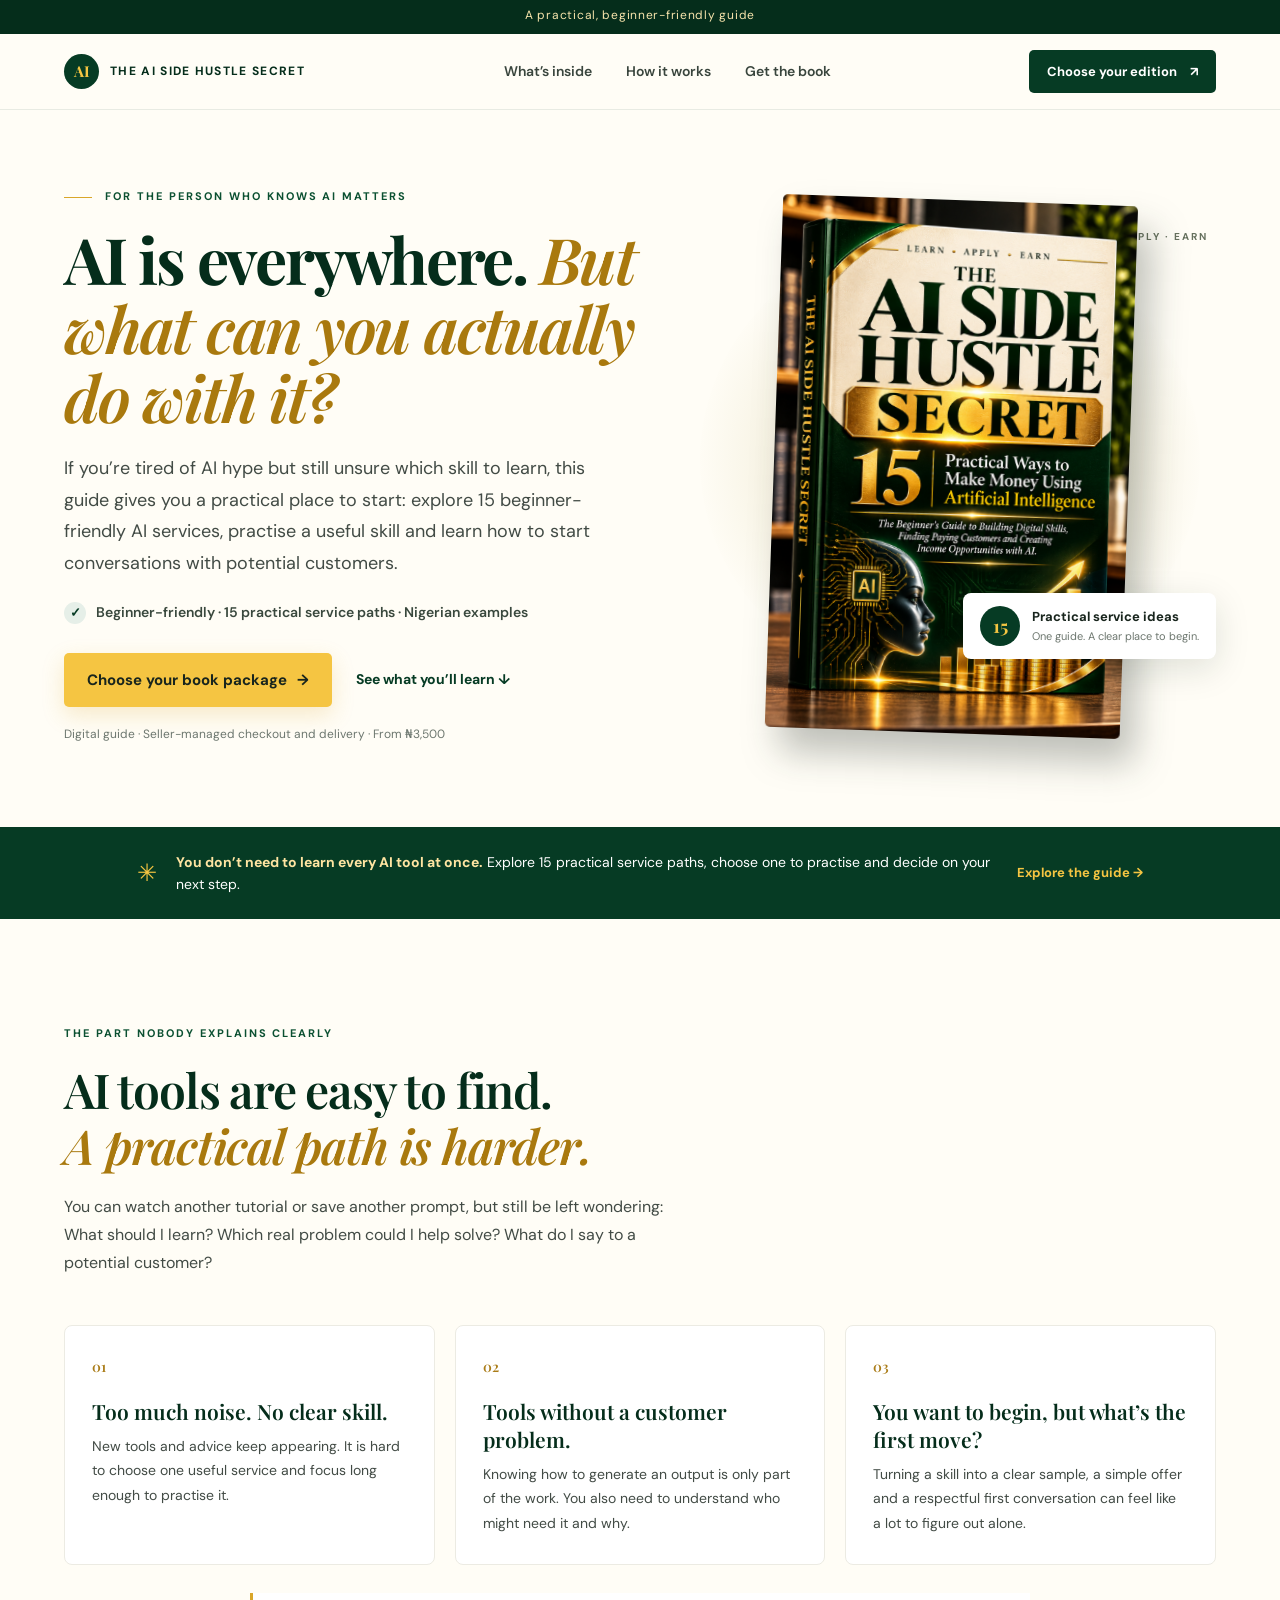
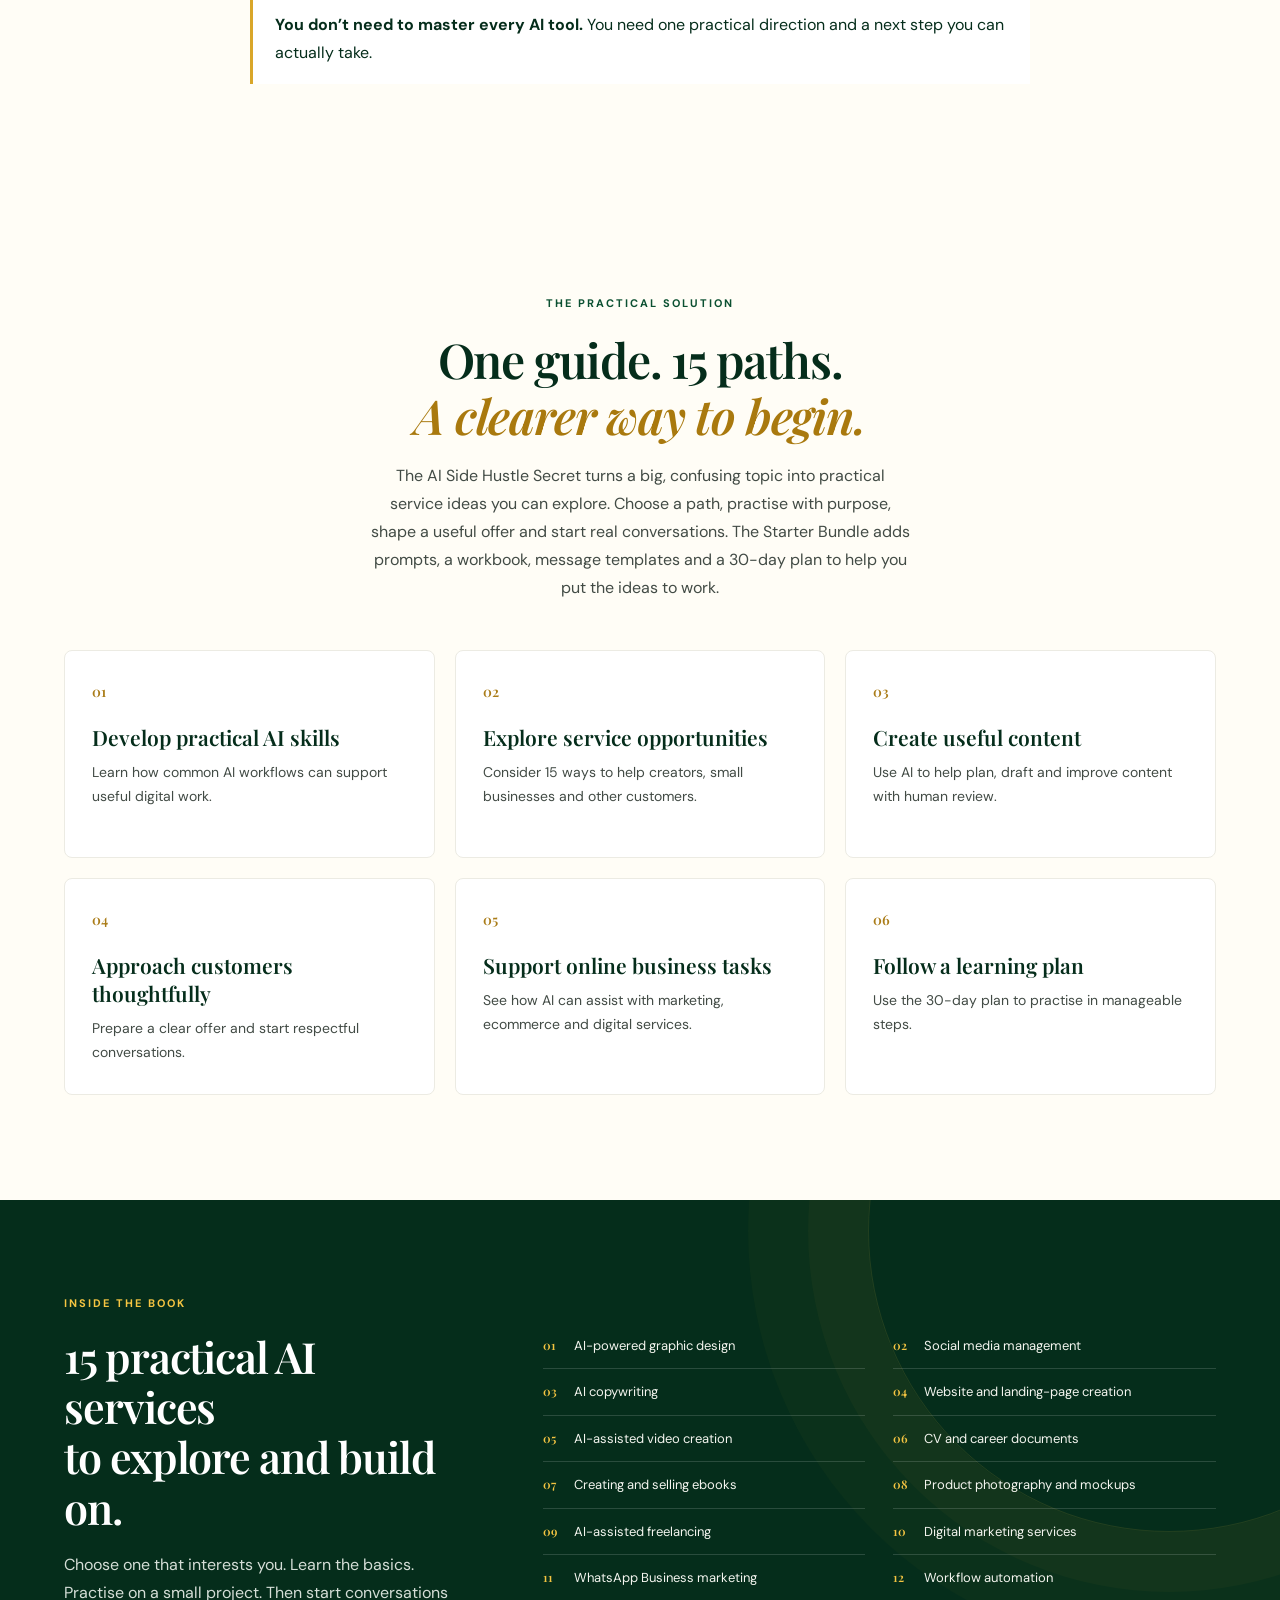
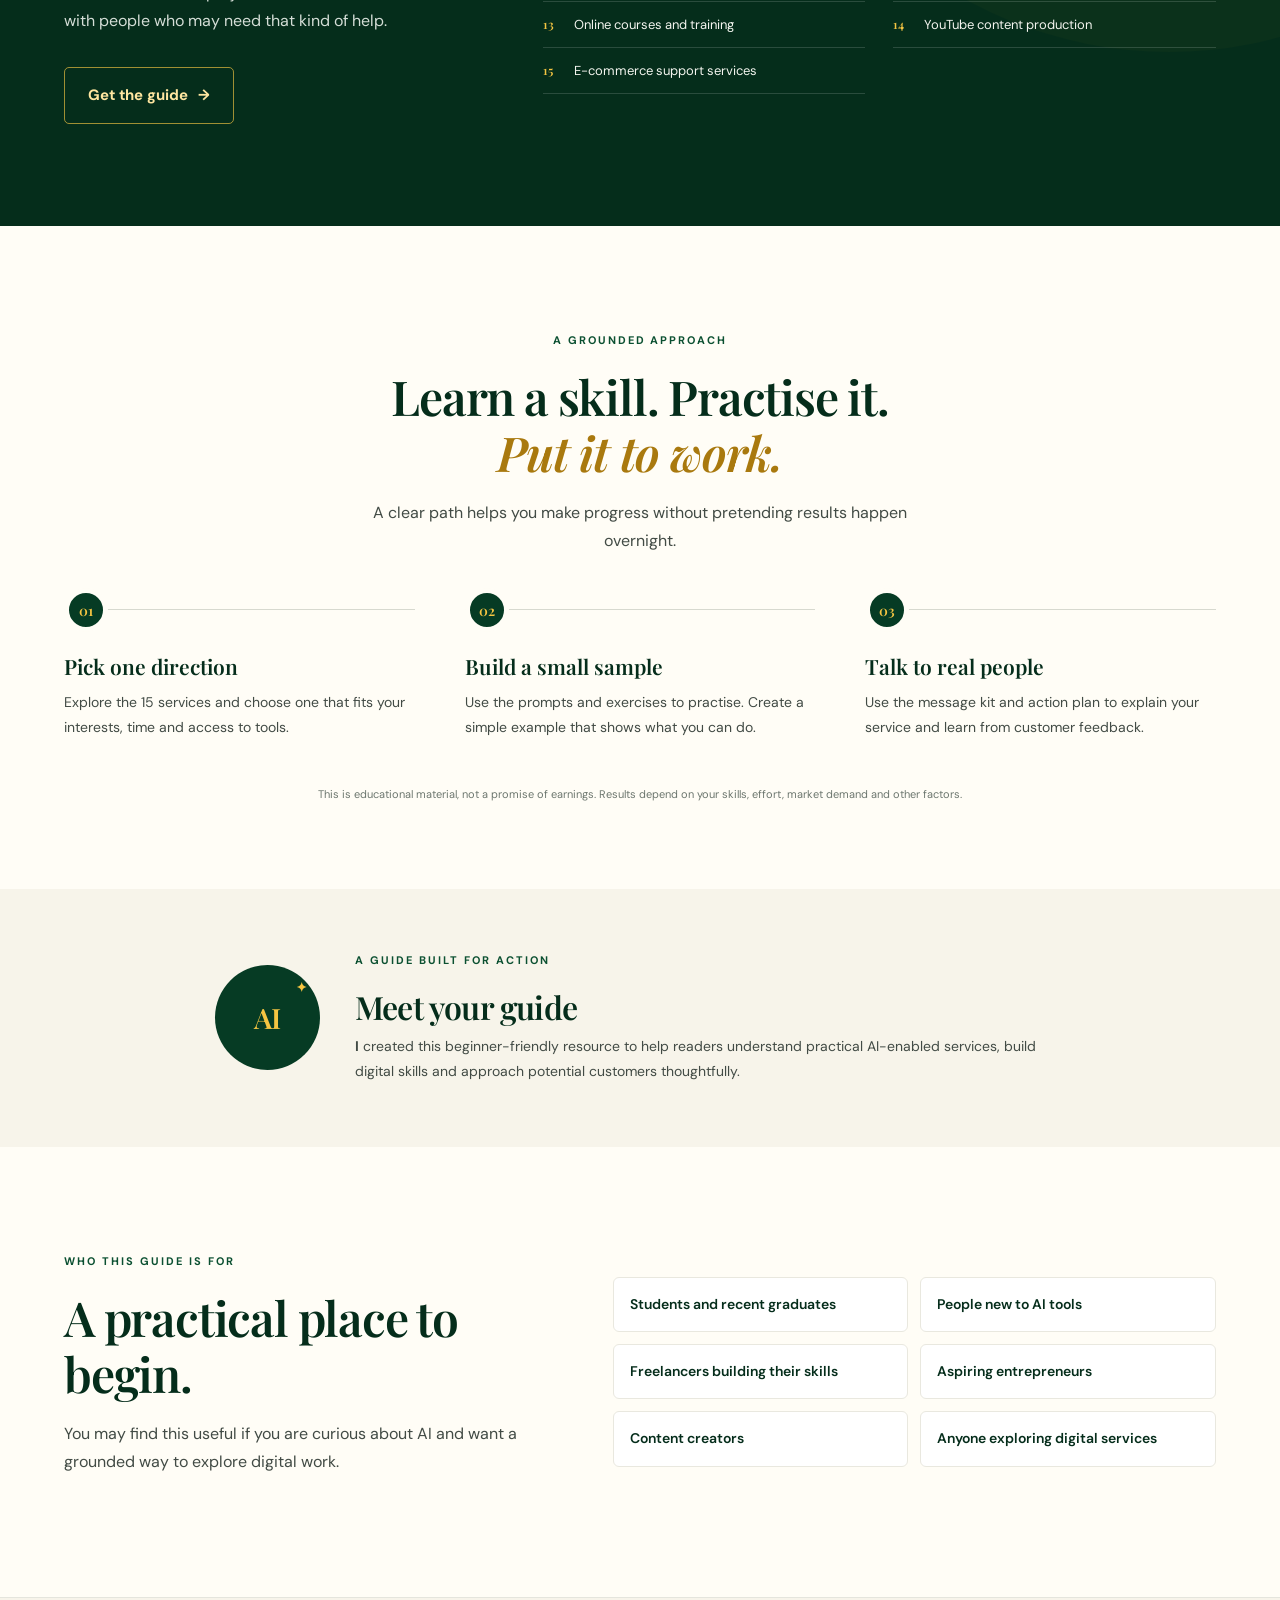
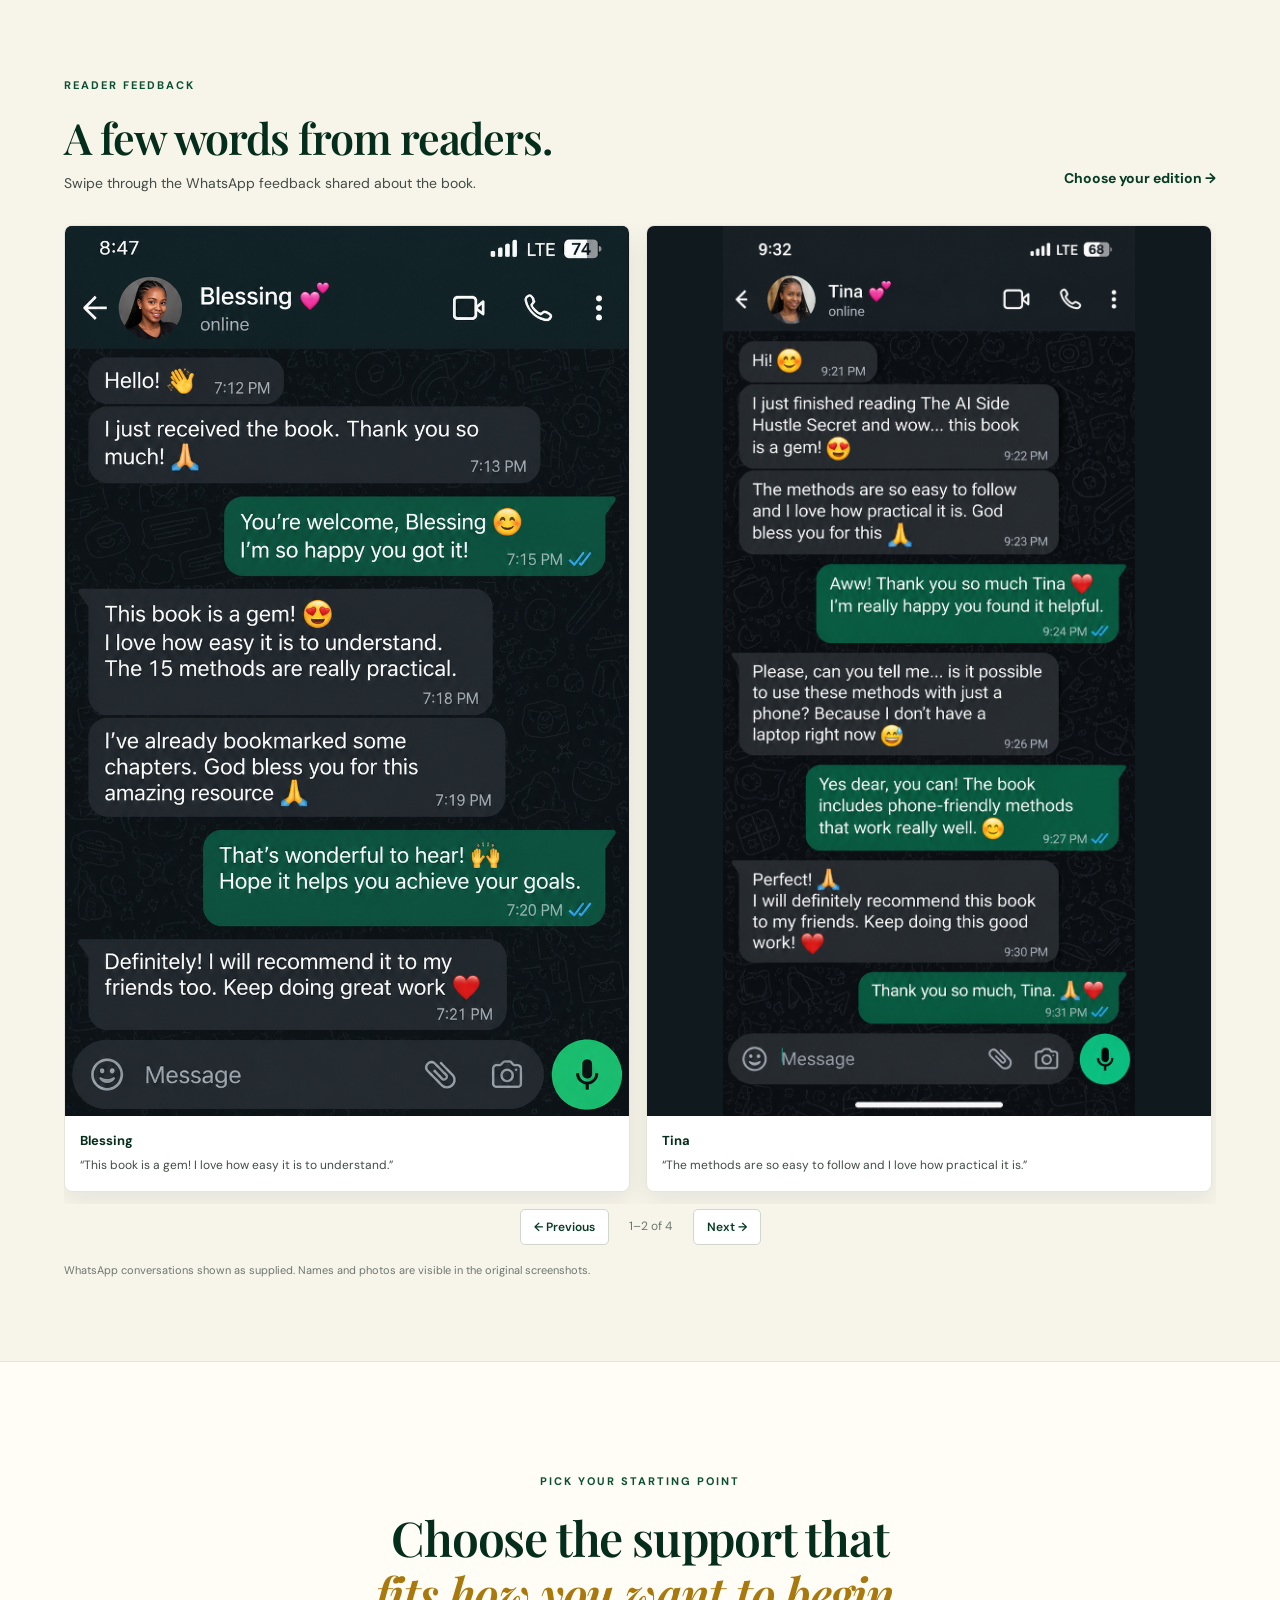
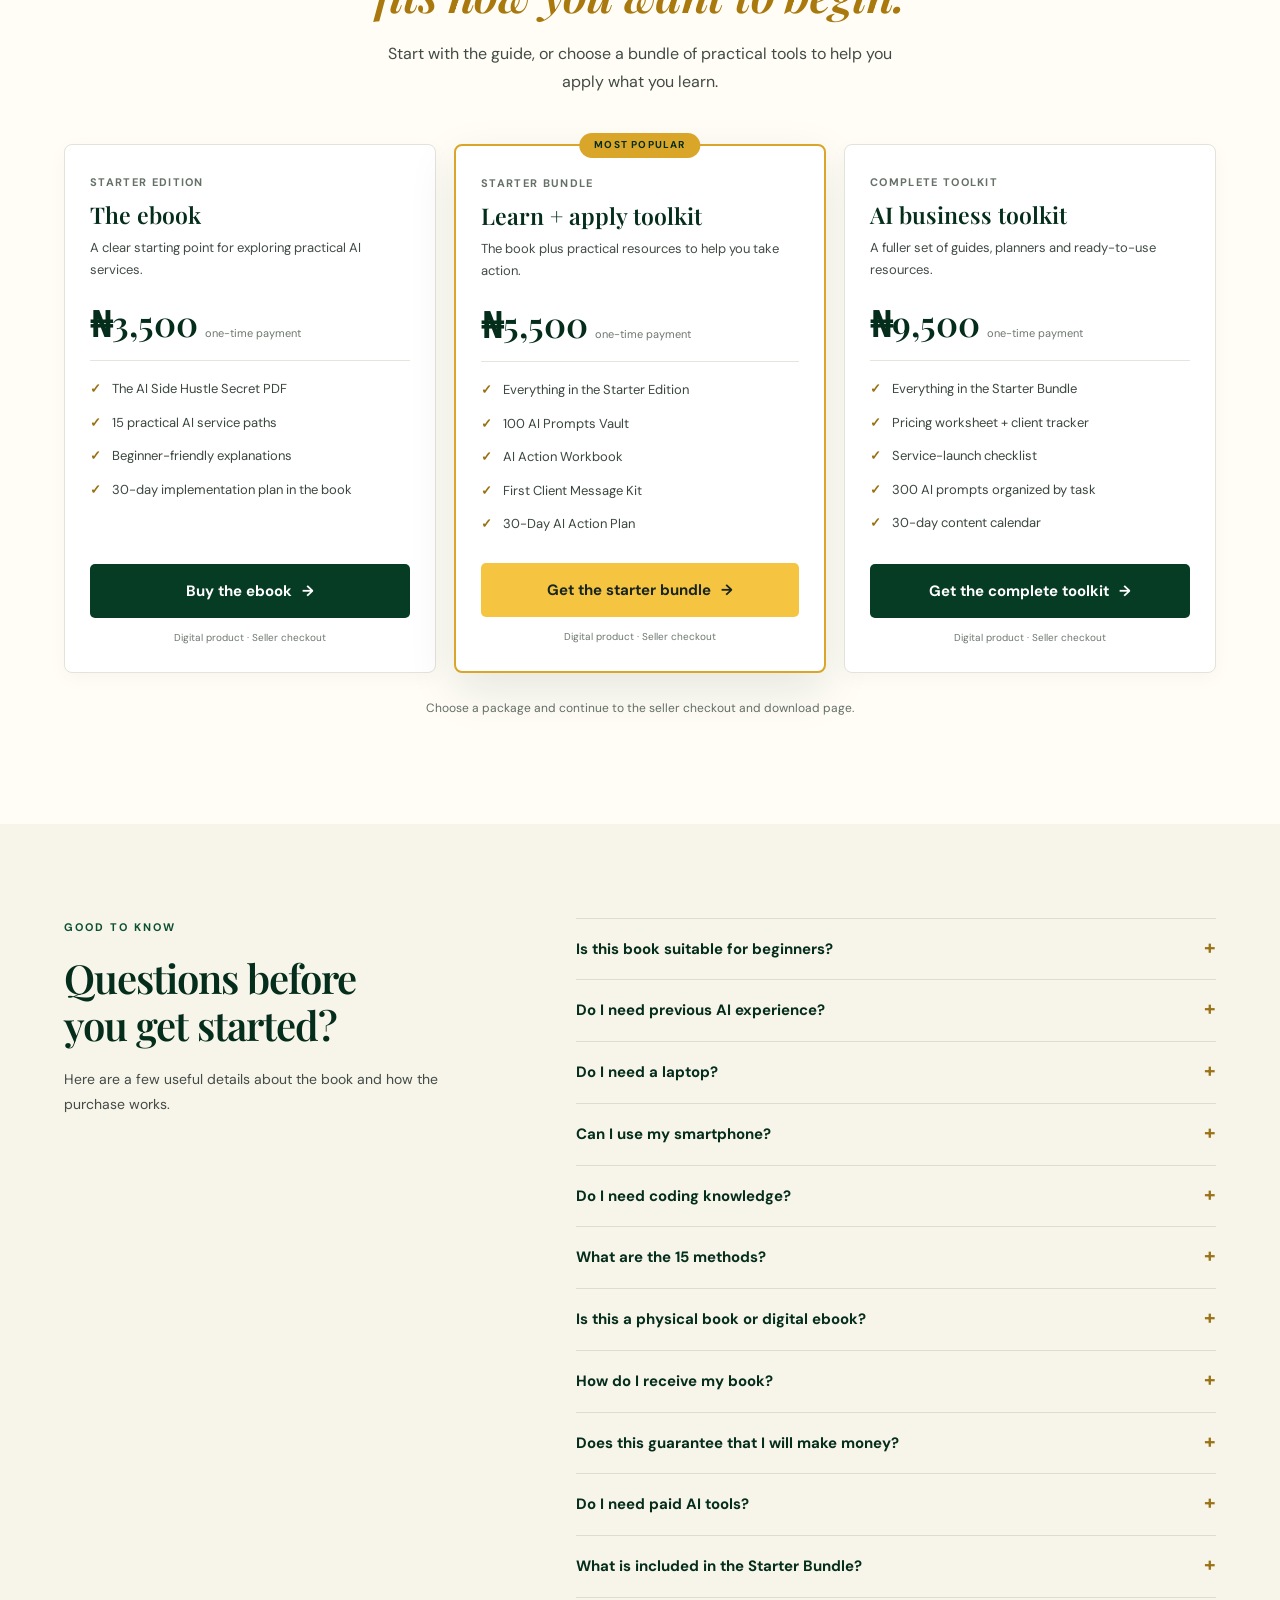
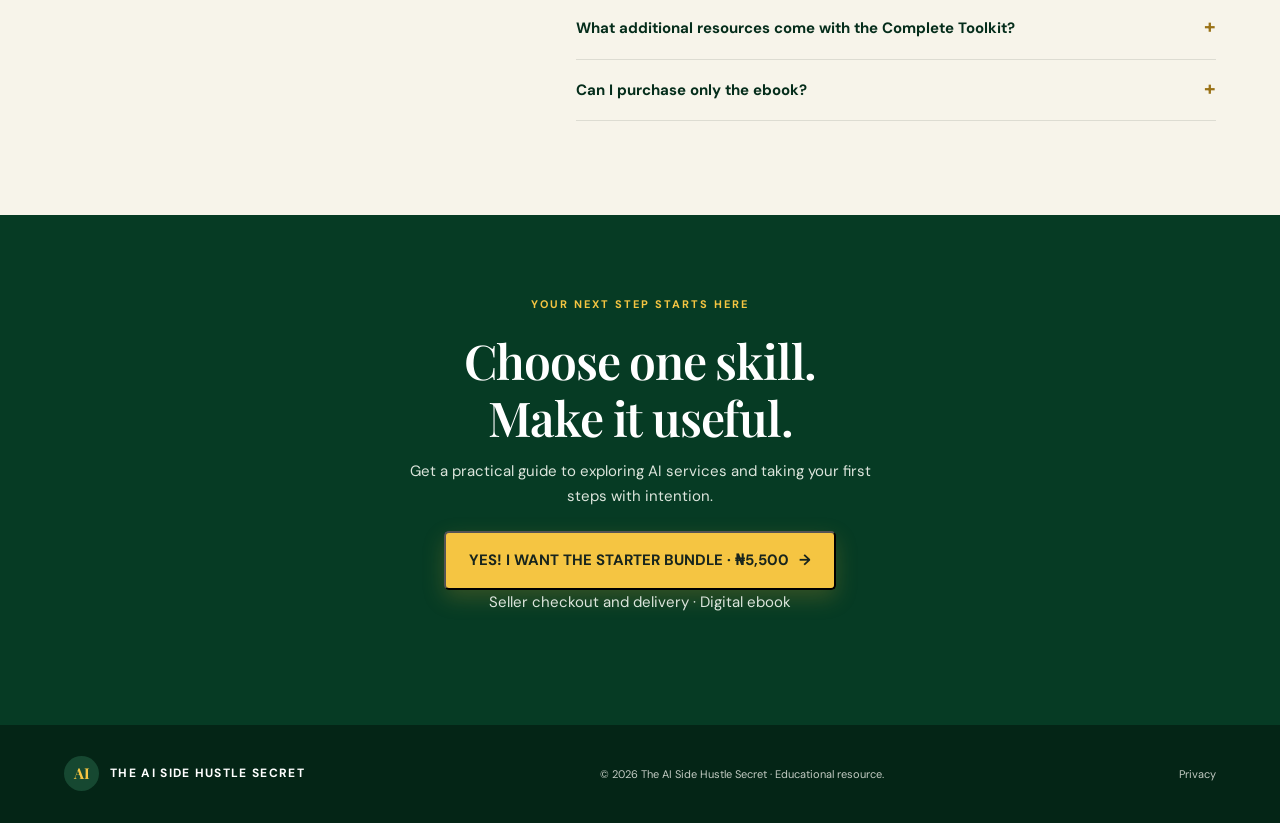
<file: index.html>
<!doctype html>
<html lang="en">
<head>
  <meta charset="utf-8">
  <meta name="viewport" content="width=device-width, initial-scale=1">
  <meta name="theme-color" content="#063b24">
  <meta name="description" content="A beginner-friendly guide to 15 practical ways to use AI, build digital skills and find paying clients. Start with The AI Side Hustle Secret.">
  <meta property="og:title" content="The AI Side Hustle Secret — 15 practical ways to earn with AI">
  <meta property="og:description" content="A clear, Nigeria-first guide to turning AI skills into useful services and real customer conversations.">
  <meta property="og:image" content="assets/ai-side-hustle-cover.png">
  <title>The AI Side Hustle Secret | A practical guide to earning with AI</title>
  <!-- Meta Pixel Code -->
<script>
!function(f,b,e,v,n,t,s)
{if(f.fbq)return;n=f.fbq=function(){n.callMethod?
n.callMethod.apply(n,arguments):n.queue.push(arguments)};
if(!f._fbq)f._fbq=n;n.push=n;n.loaded=!0;n.version='2.0';
n.queue=[];t=b.createElement(e);t.async=!0;
t.src=v;s=b.getElementsByTagName(e)[0];
s.parentNode.insertBefore(t,s)}(window, document,'script',
'https://connect.facebook.net/en_US/fbevents.js');
fbq('init', '2742200546236771');
fbq('track', 'PageView');
</script>
<noscript><img height="1" width="1" style="display:none"
src="https://www.facebook.com/tr?id=2742200546236771&ev=PageView&noscript=1"
/></noscript>
<!-- End Meta Pixel Code -->
  <link rel="preconnect" href="https://fonts.googleapis.com">
  <link rel="preconnect" href="https://fonts.gstatic.com" crossorigin>
  <link href="https://fonts.googleapis.com/css2?family=DM+Sans:wght@400;500;600;700&family=Playfair+Display:wght@600;700&display=swap" rel="stylesheet">
  <link rel="stylesheet" href="styles.css">
  <script defer src="seller-links.js"></script>
  <script defer src="script.js"></script>
</head>
<body>
  <div class="scroll-progress" aria-hidden="true"><span></span></div>
  <div class="announcement">A practical, beginner-friendly guide</div>
  <header class="site-header">
    <a class="brand" href="#top" aria-label="The AI Side Hustle Secret home"><span class="brand-mark">AI</span><span>THE AI SIDE HUSTLE SECRET</span></a>
    <button class="menu-toggle" aria-expanded="false" aria-controls="site-nav" aria-label="Open menu"><span></span><span></span></button>
    <nav id="site-nav" class="site-nav"><a href="#inside">What’s inside</a><a href="#how">How it works</a><a href="#offers">Get the book</a></nav>
    <a class="header-cta" href="#offers">Choose your edition <span aria-hidden="true">↗</span></a>
  </header>
  <main id="top">
    <section class="hero section-wrap">
      <div class="hero-copy">
        <p class="eyebrow"><span class="eyebrow-line"></span> FOR THE PERSON WHO KNOWS AI MATTERS</p>
        <h1>AI is everywhere. <em>But what can you actually do with it?</em></h1>
        <p class="hero-lede">If you’re tired of AI hype but still unsure which skill to learn, this guide gives you a practical place to start: explore 15 beginner-friendly AI services, practise a useful skill and learn how to start conversations with potential customers.</p>
        <div class="hero-proof"><span class="check-icon">✓</span><span>Beginner-friendly · 15 practical service paths · Nigerian examples</span></div>
        <div class="hero-actions"><a class="button button-gold" href="#offers">Choose your book package <span aria-hidden="true">→</span></a><a class="text-link" href="#inside">See what you’ll learn <span aria-hidden="true">↓</span></a></div>
        <p class="hero-note">Digital guide · Seller-managed checkout and delivery · From ₦3,500</p>
      </div>
      <div class="hero-art">
        <div class="art-glow"></div><div class="book-frame"><img src="assets/ai-side-hustle-cover.png" alt="The AI Side Hustle Secret book cover"></div>
        <div class="floating-note"><span class="note-icon">15</span><span><strong>Practical service ideas</strong><small>One guide. A clear place to begin.</small></span></div>
        <div class="art-caption"><span class="caption-dot"></span> LEARN · APPLY · EARN</div>
      </div>
    </section>

    <section class="truth-band"><div class="truth-inner"><span class="truth-icon">✳</span><p><strong>You don’t need to learn every AI tool at once.</strong> Explore 15 practical service paths, choose one to practise and decide on your next step.</p><a href="#inside">Explore the guide <span aria-hidden="true">→</span></a></div></section>

    <section class="section section-wrap problem-section">
      <div class="section-intro"><p class="eyebrow">THE PART NOBODY EXPLAINS CLEARLY</p><h2>AI tools are easy to find.<br><em>A practical path is harder.</em></h2><p>You can watch another tutorial or save another prompt, but still be left wondering: What should I learn? Which real problem could I help solve? What do I say to a potential customer?</p></div>
      <div class="benefit-grid"><article class="benefit-card"><span class="card-number">01</span><h3>Too much noise. No clear skill.</h3><p>New tools and advice keep appearing. It is hard to choose one useful service and focus long enough to practise it.</p></article><article class="benefit-card"><span class="card-number">02</span><h3>Tools without a customer problem.</h3><p>Knowing how to generate an output is only part of the work. You also need to understand who might need it and why.</p></article><article class="benefit-card"><span class="card-number">03</span><h3>You want to begin, but what’s the first move?</h3><p>Turning a skill into a clear sample, a simple offer and a respectful first conversation can feel like a lot to figure out alone.</p></article></div>
      <p class="problem-close"><strong>You don’t need to master every AI tool.</strong> You need one practical direction and a next step you can actually take.</p>
    </section>

    <section class="section section-wrap"><div class="section-intro centered"><p class="eyebrow">THE PRACTICAL SOLUTION</p><h2>One guide. 15 paths.<br><em>A clearer way to begin.</em></h2><p>The AI Side Hustle Secret turns a big, confusing topic into practical service ideas you can explore. Choose a path, practise with purpose, shape a useful offer and start real conversations. The Starter Bundle adds prompts, a workbook, message templates and a 30-day plan to help you put the ideas to work.</p></div><div class="benefit-grid"><article class="benefit-card"><span class="card-number">01</span><h3>Develop practical AI skills</h3><p>Learn how common AI workflows can support useful digital work.</p></article><article class="benefit-card"><span class="card-number">02</span><h3>Explore service opportunities</h3><p>Consider 15 ways to help creators, small businesses and other customers.</p></article><article class="benefit-card"><span class="card-number">03</span><h3>Create useful content</h3><p>Use AI to help plan, draft and improve content with human review.</p></article><article class="benefit-card"><span class="card-number">04</span><h3>Approach customers thoughtfully</h3><p>Prepare a clear offer and start respectful conversations.</p></article><article class="benefit-card"><span class="card-number">05</span><h3>Support online business tasks</h3><p>See how AI can assist with marketing, ecommerce and digital services.</p></article><article class="benefit-card"><span class="card-number">06</span><h3>Follow a learning plan</h3><p>Use the 30-day plan to practise in manageable steps.</p></article></div></section>
    <section id="inside" class="inside-section"><div class="section-wrap inside-layout"><div class="inside-copy"><p class="eyebrow eyebrow-light">INSIDE THE BOOK</p><h2>15 practical AI services<br>to explore and build on.</h2><p>Choose one that interests you. Learn the basics. Practise on a small project. Then start conversations with people who may need that kind of help.</p><a href="#offers" class="button button-outline">Get the guide <span aria-hidden="true">→</span></a></div><div class="chapter-list"><div><span>01</span>AI-powered graphic design</div><div><span>02</span>Social media management</div><div><span>03</span>AI copywriting</div><div><span>04</span>Website and landing-page creation</div><div><span>05</span>AI-assisted video creation</div><div><span>06</span>CV and career documents</div><div><span>07</span>Creating and selling ebooks</div><div><span>08</span>Product photography and mockups</div><div><span>09</span>AI-assisted freelancing</div><div><span>10</span>Digital marketing services</div><div><span>11</span>WhatsApp Business marketing</div><div><span>12</span>Workflow automation</div><div><span>13</span>Online courses and training</div><div><span>14</span>YouTube content production</div><div><span>15</span>E-commerce support services</div></div></div></section>

    <section id="how" class="section section-wrap steps-section"><div class="section-intro centered"><p class="eyebrow">A GROUNDED APPROACH</p><h2>Learn a skill. Practise it.<br><em>Put it to work.</em></h2><p>A clear path helps you make progress without pretending results happen overnight.</p></div><div class="steps-grid"><article><span class="step-icon">01</span><h3>Pick one direction</h3><p>Explore the 15 services and choose one that fits your interests, time and access to tools.</p></article><article><span class="step-icon">02</span><h3>Build a small sample</h3><p>Use the prompts and exercises to practise. Create a simple example that shows what you can do.</p></article><article><span class="step-icon">03</span><h3>Talk to real people</h3><p>Use the message kit and action plan to explain your service and learn from customer feedback.</p></article></div><p class="fine-print">This is educational material, not a promise of earnings. Results depend on your skills, effort, market demand and other factors.</p></section>

    <section class="author-section"><div class="section-wrap author-inner"><div class="author-monogram">AI<span>✦</span></div><div><p class="eyebrow">A GUIDE BUILT FOR ACTION</p><h2>Meet your guide</h2><p><strong>I</strong> created this beginner-friendly resource to help readers understand practical AI-enabled services, build digital skills and approach potential customers thoughtfully.</p></div></div></section>

    <section class="section section-wrap"><div class="who-layout"><div class="section-intro"><p class="eyebrow">WHO THIS GUIDE IS FOR</p><h2>A practical place to begin.</h2><p>You may find this useful if you are curious about AI and want a grounded way to explore digital work.</p></div><div class="who-list"><span>Students and recent graduates</span><span>People new to AI tools</span><span>Freelancers building their skills</span><span>Aspiring entrepreneurs</span><span>Content creators</span><span>Anyone exploring digital services</span></div></div></section>

    <section class="proof-section" aria-labelledby="proof-title">
      <div class="section-wrap">
        <div class="proof-heading"><div><p class="eyebrow">READER FEEDBACK</p><h2 id="proof-title">A few words from readers.</h2><p>Swipe through the WhatsApp feedback shared about the book.</p></div><a class="text-link" href="#offers">Choose your edition <span aria-hidden="true">→</span></a></div>
        <div class="proof-gallery" role="group" aria-label="WhatsApp reader feedback" tabindex="0">
          <figure class="proof-card"><img src="assets/reader-feedback-blessing.png" alt="WhatsApp feedback from Blessing: ‘This book is a gem! I love how easy it is to understand. The 15 methods are really practical.’" loading="lazy"><figcaption><strong>Blessing</strong><span>“This book is a gem! I love how easy it is to understand.”</span></figcaption></figure>
          <figure class="proof-card"><img src="assets/reader-feedback-tina.png" alt="WhatsApp feedback from Tina: ‘The methods are so easy to follow and I love how practical it is.’" loading="lazy"><figcaption><strong>Tina</strong><span>“The methods are so easy to follow and I love how practical it is.”</span></figcaption></figure>
          <figure class="proof-card"><img src="assets/reader-feedback-david.png" alt="WhatsApp feedback from David: ‘I love how simple and practical it is. No wahala, straight to the point.’" loading="lazy"><figcaption><strong>David</strong><span>“I love how simple and practical it is. No wahala, straight to the point.”</span></figcaption></figure>
          <figure class="proof-card"><img src="assets/reader-feedback-precious.png" alt="WhatsApp feedback from Precious praising the book’s clear explanations and practical methods." loading="lazy"><figcaption><strong>Precious</strong><span>“The methods are super practical and legit!”</span></figcaption></figure>
        </div>
        <div class="proof-controls"><button type="button" class="proof-control" data-proof-prev aria-label="Previous reader message">← Previous</button><span class="proof-position" aria-live="polite">1–2 of 4</span><button type="button" class="proof-control" data-proof-next aria-label="Next reader message">Next →</button></div>        <p class="proof-footnote">WhatsApp conversations shown as supplied. Names and photos are visible in the original screenshots.</p>
      </div>
    </section>
    <section id="offers" class="section section-wrap offers-section"><div class="section-intro centered"><p class="eyebrow">PICK YOUR STARTING POINT</p><h2>Choose the support that<br><em>fits how you want to begin.</em></h2><p>Start with the guide, or choose a bundle of practical tools to help you apply what you learn.</p></div><div class="offer-grid" id="offer-grid" aria-live="polite"><div class="loading-card">Loading available packages…</div></div><p class="payment-note">Choose a package and continue to the seller checkout and download page.</p></section>

    <section class="faq-section"><div class="section-wrap faq-layout"><div><p class="eyebrow">GOOD TO KNOW</p><h2>Questions before<br>you get started?</h2><p>Here are a few useful details about the book and how the purchase works.</p></div><div class="faq-list">
      <details><summary>Is this book suitable for beginners?<span>+</span></summary><p>Yes. It is written for beginners and explains practical AI service paths in clear steps.</p></details>
      <details><summary>Do I need previous AI experience?<span>+</span></summary><p>No previous AI experience is required. You will need to practise and check the tools available to you.</p></details>
      <details><summary>Do I need a laptop?<span>+</span></summary><p>A laptop can make some tasks easier, but many learning and content activities can be explored on a smartphone.</p></details>
      <details><summary>Can I use my smartphone?<span>+</span></summary><p>Yes. Many AI and communication tools have mobile versions. Website and automation tasks may be easier on a computer.</p></details>
      <details><summary>Do I need coding knowledge?<span>+</span></summary><p>No. The guide includes non-coding service paths. Some technical services may require extra learning.</p></details>
      <details><summary>What are the 15 methods?<span>+</span></summary><p>Graphic design, social media, copywriting, website creation, video, CVs, ebooks, product mockups, freelancing, digital marketing, WhatsApp marketing, automation, online training, YouTube and ecommerce support.</p></details>
      <details><summary>Is this a physical book or digital ebook?<span>+</span></summary><p>This offer is for a digital PDF ebook, not a printed book.</p></details>
      <details><summary>How do I receive my book?<span>+</span></summary><p>Choose a package to continue to the seller page for payment and download instructions. The seller handles checkout and delivery.</p></details>
      <details><summary>Does this guarantee that I will make money?<span>+</span></summary><p>No. This is educational guidance, not a promise of clients or income. Results depend on your skills, effort, market demand and other factors.</p></details>
      <details><summary>Do I need paid AI tools?<span>+</span></summary><p>Not necessarily. Tool access and free plans change; check current pricing and terms before you begin.</p></details>
      <details><summary>What is included in the Starter Bundle?<span>+</span></summary><p>The PDF ebook, 100-prompt vault, action workbook, first-client message kit and 30-day action plan.</p></details>
      <details><summary>What additional resources come with the Complete Toolkit?<span>+</span></summary><p>A pricing and client-tracking workbook, service launch checklist, 300 prompts organized by task and 30-day content calendar.</p></details>
      <details><summary>Can I purchase only the ebook?<span>+</span></summary><p>Yes. Choose the ₦3,500 Starter Edition in the packages section.</p></details>
    </div></div></section>
    <section class="last-cta"><div class="section-wrap last-cta-inner"><p class="eyebrow eyebrow-light">YOUR NEXT STEP STARTS HERE</p><h2>Choose one skill.<br>Make it useful.</h2><p>Get a practical guide to exploring AI services and taking your first steps with intention.</p><button class="button button-gold" data-buy="starterBundle">YES! I WANT THE STARTER BUNDLE · ₦5,500 <span aria-hidden="true">→</span></button><p class="fine-print">Seller checkout and delivery · Digital ebook</p></div></section>
  </main>
  <footer class="site-footer"><a class="brand brand-footer" href="#top"><span class="brand-mark">AI</span><span>THE AI SIDE HUSTLE SECRET</span></a><p>© <span id="year"></span> The AI Side Hustle Secret · Educational resource.</p><a href="privacy.html">Privacy</a></footer>
  <div class="mobile-buy" id="mobile-buy"><span>From <strong>₦3,500</strong></span><a href="#offers">Choose a package <span aria-hidden="true">→</span></a></div>
  <div class="toast" id="toast" role="status" aria-live="polite"></div>
</body>
</html>
</file>
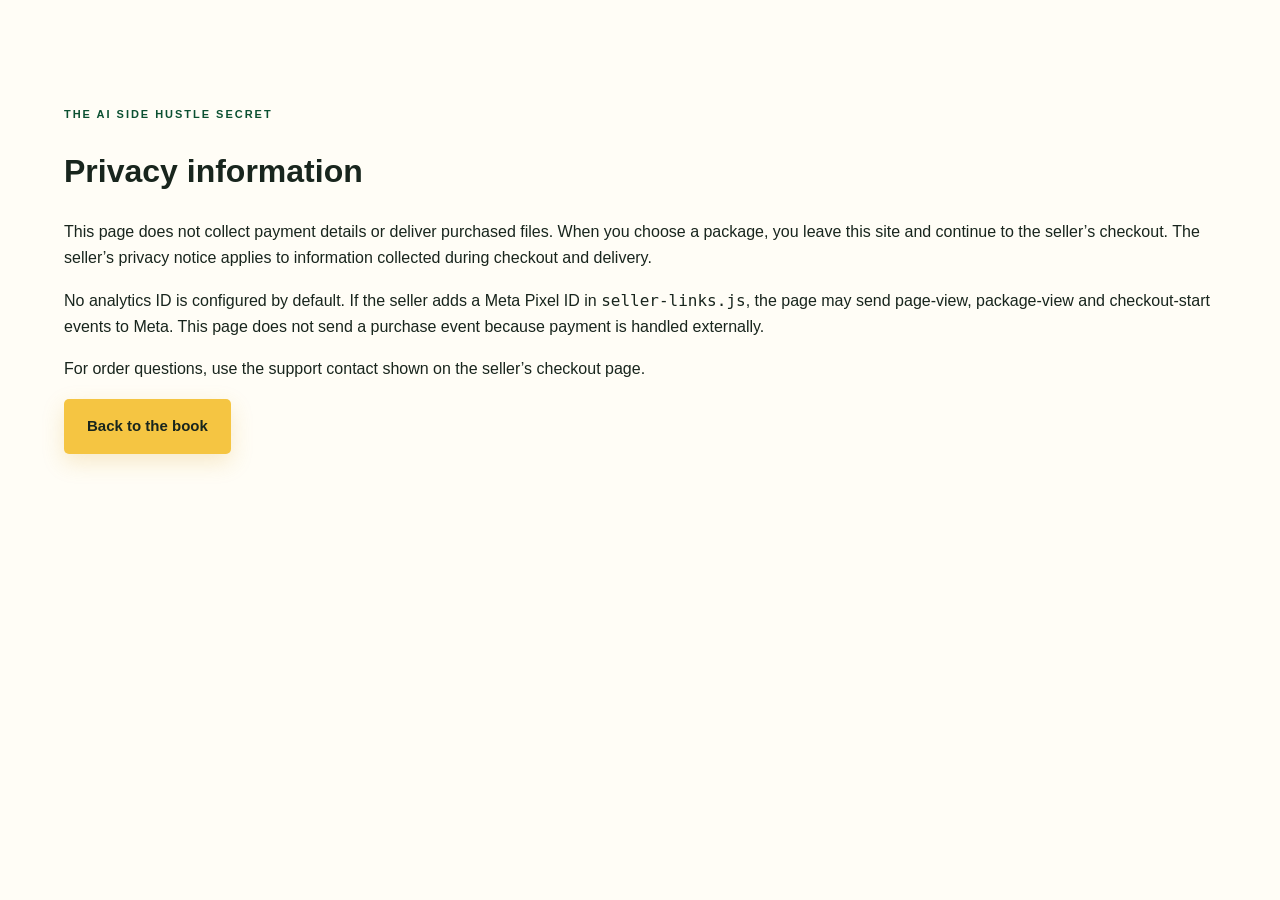
<file: privacy.html>
<!doctype html><html lang="en"><head><meta charset="utf-8"><meta name="viewport" content="width=device-width,initial-scale=1"><title>Privacy | The AI Side Hustle Secret</title><link rel="stylesheet" href="styles.css"></head><body><main class="section section-wrap"><p class="eyebrow">THE AI SIDE HUSTLE SECRET</p><h1>Privacy information</h1><p>This page does not collect payment details or deliver purchased files. When you choose a package, you leave this site and continue to the seller’s checkout. The seller’s privacy notice applies to information collected during checkout and delivery.</p><p>No analytics ID is configured by default. If the seller adds a Meta Pixel ID in <code>seller-links.js</code>, the page may send page-view, package-view and checkout-start events to Meta. This page does not send a purchase event because payment is handled externally.</p><p>For order questions, use the support contact shown on the seller’s checkout page.</p><a class="button button-gold" href="index.html">Back to the book</a></main></body></html>
</file>
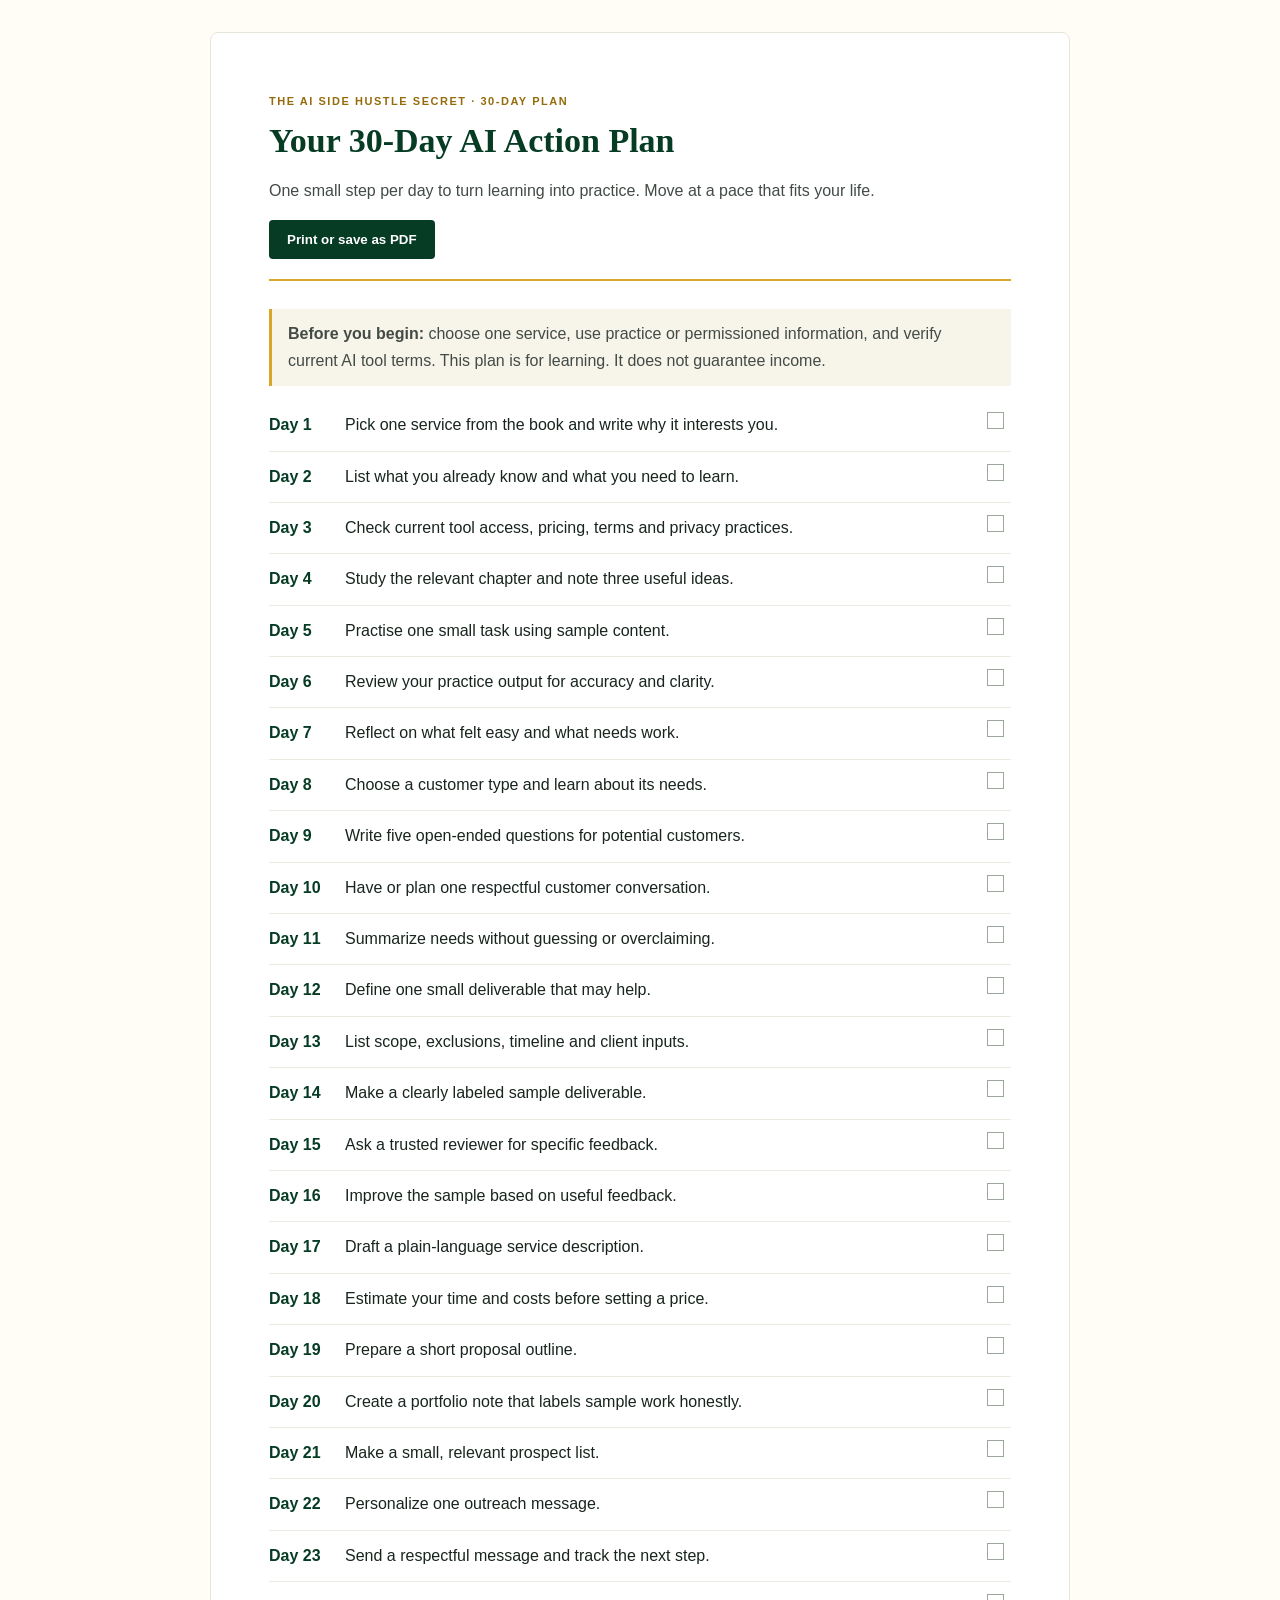
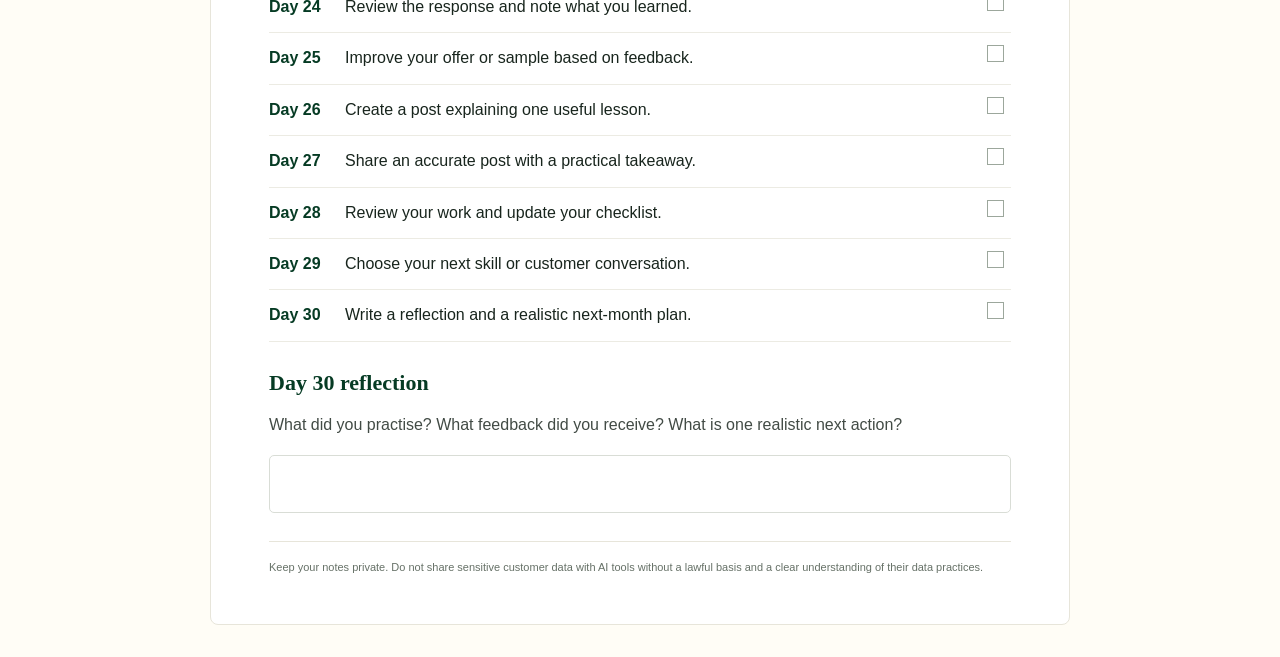
<file: resources/30-day-ai-action-plan.html>
<!doctype html><html lang="en"><head><meta charset="utf-8"><meta name="viewport" content="width=device-width,initial-scale=1"><title>30-Day AI Action Plan</title><style>:root{--g:#063b24;--gold:#d9a629;--cream:#fffdf6;--body:#424b45}*{box-sizing:border-box}body{margin:0;background:var(--cream);font:16px/1.65 Arial,sans-serif;color:#18251d}.sheet{max-width:860px;margin:32px auto;padding:48px 58px;background:white;border:1px solid #e7e5da;border-radius:8px}header{border-bottom:2px solid var(--gold);padding-bottom:20px;margin-bottom:28px}h1,h2{font-family:Georgia,serif;color:var(--g);line-height:1.2}h1{font-size:34px;margin:0 0 9px}h2{font-size:22px;margin:28px 0 12px}.eyebrow{color:#956b0c;font-size:11px;letter-spacing:.14em;font-weight:bold}p,li{color:var(--body)}.field{border:1px solid #d9ddd6;border-radius:5px;padding:12px;min-height:58px;margin:9px 0 16px}.prompt{background:#f7f4ea;border-left:3px solid var(--gold);padding:12px 16px;margin:14px 0}.day{padding:12px 0;border-bottom:1px solid #ecebe3;display:grid;grid-template-columns:68px 1fr 24px;gap:8px}.day strong{color:var(--g)}.btn{background:var(--g);color:white;border:0;padding:12px 18px;border-radius:4px;font-weight:bold;cursor:pointer}.muted{font-size:12px;color:#718077}.check{display:inline-block;width:17px;height:17px;border:1px solid #9ca79c;vertical-align:middle}footer{font-size:11px;color:#667167;margin-top:28px;padding-top:16px;border-top:1px solid #e7e5da}@media(max-width:600px){.sheet{margin:0;padding:28px 20px;border:0;border-radius:0}h1{font-size:28px}.day{grid-template-columns:55px 1fr 20px}}@media print{body{background:white}.sheet{max-width:none;margin:0;padding:12mm;border:0}.btn{display:none}.field{min-height:45px;break-inside:avoid}.day{break-inside:avoid}}</style></head><body><main class="sheet"><header><p class="eyebrow">THE AI SIDE HUSTLE SECRET · 30-DAY PLAN</p><h1>Your 30-Day AI Action Plan</h1><p>One small step per day to turn learning into practice. Move at a pace that fits your life.</p><button class="btn" onclick="window.print()">Print or save as PDF</button></header><p class="prompt"><strong>Before you begin:</strong> choose one service, use practice or permissioned information, and verify current AI tool terms. This plan is for learning. It does not guarantee income.</p><div class="day"><strong>Day 1</strong><span>Pick one service from the book and write why it interests you.</span><span class="check"></span></div><div class="day"><strong>Day 2</strong><span>List what you already know and what you need to learn.</span><span class="check"></span></div><div class="day"><strong>Day 3</strong><span>Check current tool access, pricing, terms and privacy practices.</span><span class="check"></span></div><div class="day"><strong>Day 4</strong><span>Study the relevant chapter and note three useful ideas.</span><span class="check"></span></div><div class="day"><strong>Day 5</strong><span>Practise one small task using sample content.</span><span class="check"></span></div><div class="day"><strong>Day 6</strong><span>Review your practice output for accuracy and clarity.</span><span class="check"></span></div><div class="day"><strong>Day 7</strong><span>Reflect on what felt easy and what needs work.</span><span class="check"></span></div><div class="day"><strong>Day 8</strong><span>Choose a customer type and learn about its needs.</span><span class="check"></span></div><div class="day"><strong>Day 9</strong><span>Write five open-ended questions for potential customers.</span><span class="check"></span></div><div class="day"><strong>Day 10</strong><span>Have or plan one respectful customer conversation.</span><span class="check"></span></div><div class="day"><strong>Day 11</strong><span>Summarize needs without guessing or overclaiming.</span><span class="check"></span></div><div class="day"><strong>Day 12</strong><span>Define one small deliverable that may help.</span><span class="check"></span></div><div class="day"><strong>Day 13</strong><span>List scope, exclusions, timeline and client inputs.</span><span class="check"></span></div><div class="day"><strong>Day 14</strong><span>Make a clearly labeled sample deliverable.</span><span class="check"></span></div><div class="day"><strong>Day 15</strong><span>Ask a trusted reviewer for specific feedback.</span><span class="check"></span></div><div class="day"><strong>Day 16</strong><span>Improve the sample based on useful feedback.</span><span class="check"></span></div><div class="day"><strong>Day 17</strong><span>Draft a plain-language service description.</span><span class="check"></span></div><div class="day"><strong>Day 18</strong><span>Estimate your time and costs before setting a price.</span><span class="check"></span></div><div class="day"><strong>Day 19</strong><span>Prepare a short proposal outline.</span><span class="check"></span></div><div class="day"><strong>Day 20</strong><span>Create a portfolio note that labels sample work honestly.</span><span class="check"></span></div><div class="day"><strong>Day 21</strong><span>Make a small, relevant prospect list.</span><span class="check"></span></div><div class="day"><strong>Day 22</strong><span>Personalize one outreach message.</span><span class="check"></span></div><div class="day"><strong>Day 23</strong><span>Send a respectful message and track the next step.</span><span class="check"></span></div><div class="day"><strong>Day 24</strong><span>Review the response and note what you learned.</span><span class="check"></span></div><div class="day"><strong>Day 25</strong><span>Improve your offer or sample based on feedback.</span><span class="check"></span></div><div class="day"><strong>Day 26</strong><span>Create a post explaining one useful lesson.</span><span class="check"></span></div><div class="day"><strong>Day 27</strong><span>Share an accurate post with a practical takeaway.</span><span class="check"></span></div><div class="day"><strong>Day 28</strong><span>Review your work and update your checklist.</span><span class="check"></span></div><div class="day"><strong>Day 29</strong><span>Choose your next skill or customer conversation.</span><span class="check"></span></div><div class="day"><strong>Day 30</strong><span>Write a reflection and a realistic next-month plan.</span><span class="check"></span></div><h2>Day 30 reflection</h2><p>What did you practise? What feedback did you receive? What is one realistic next action?</p><div class="field" contenteditable="true"></div><footer>Keep your notes private. Do not share sensitive customer data with AI tools without a lawful basis and a clear understanding of their data practices.</footer></main></body></html>
</file>
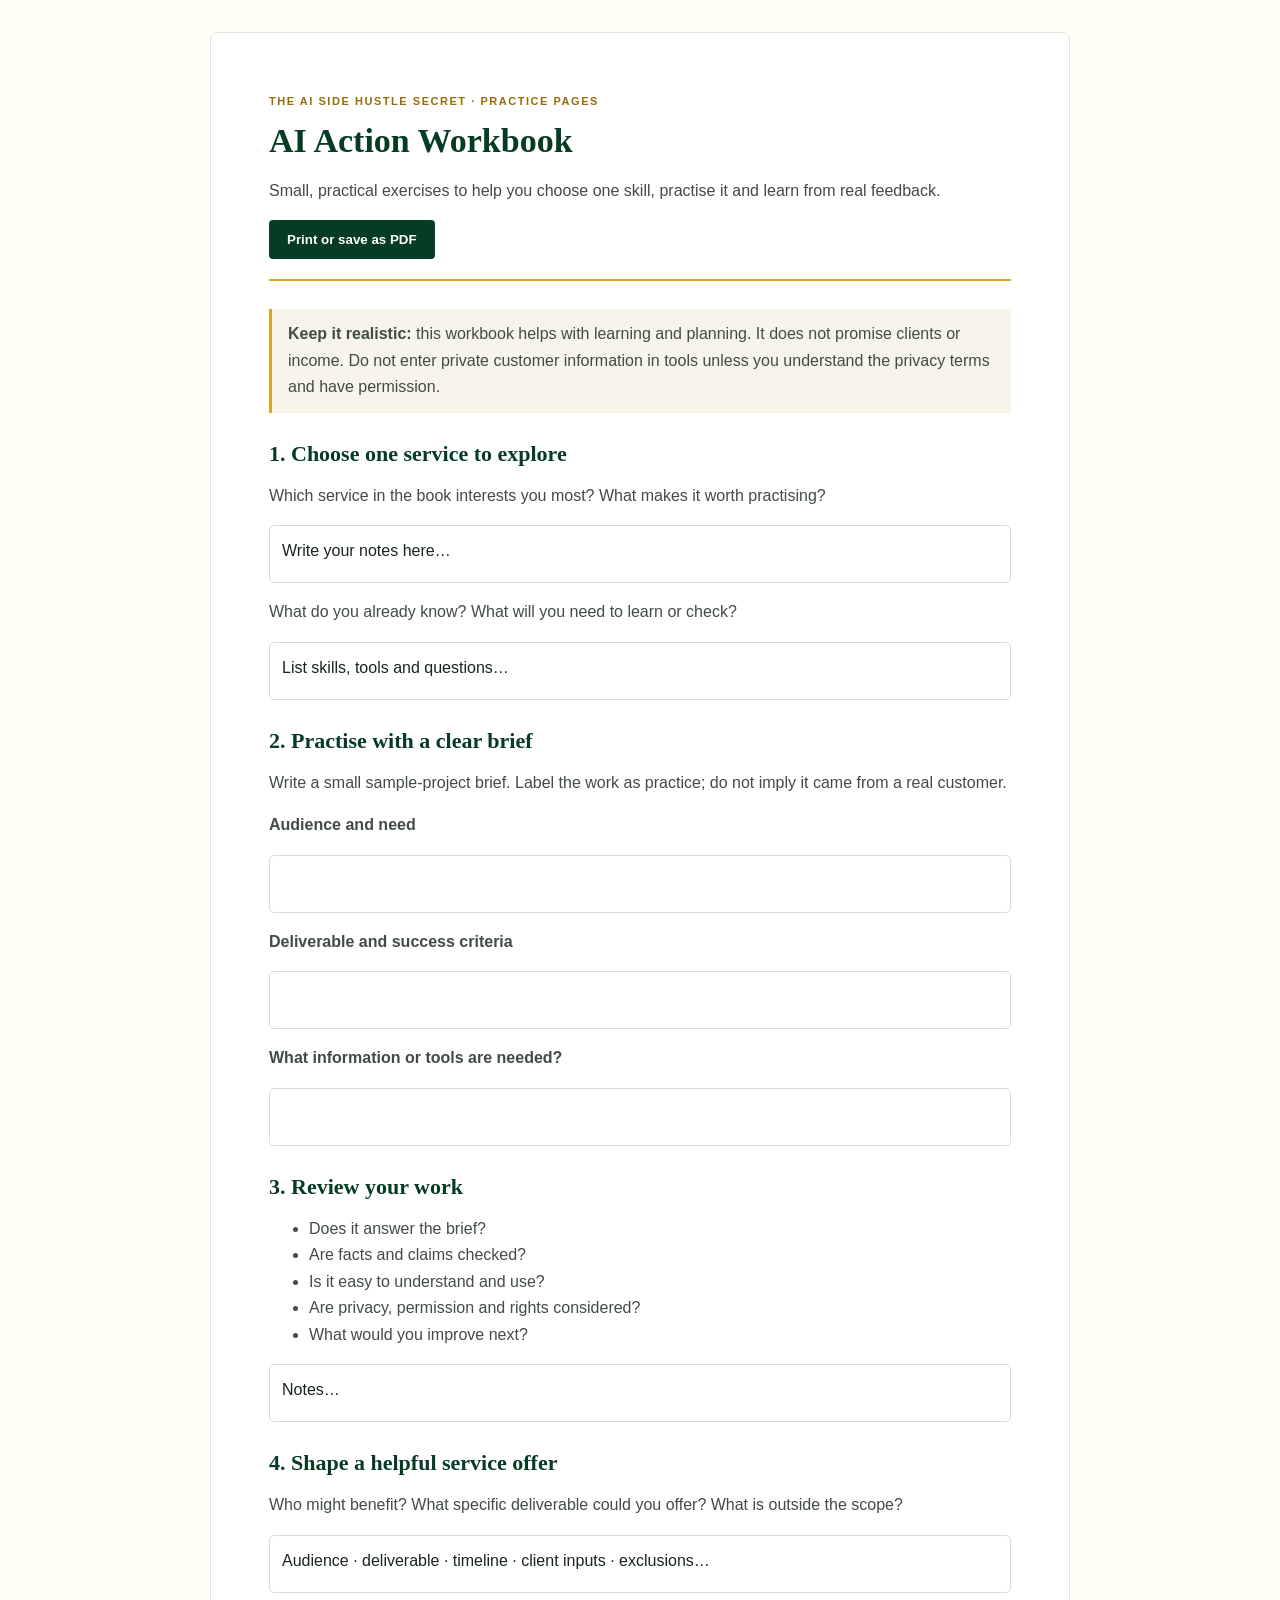
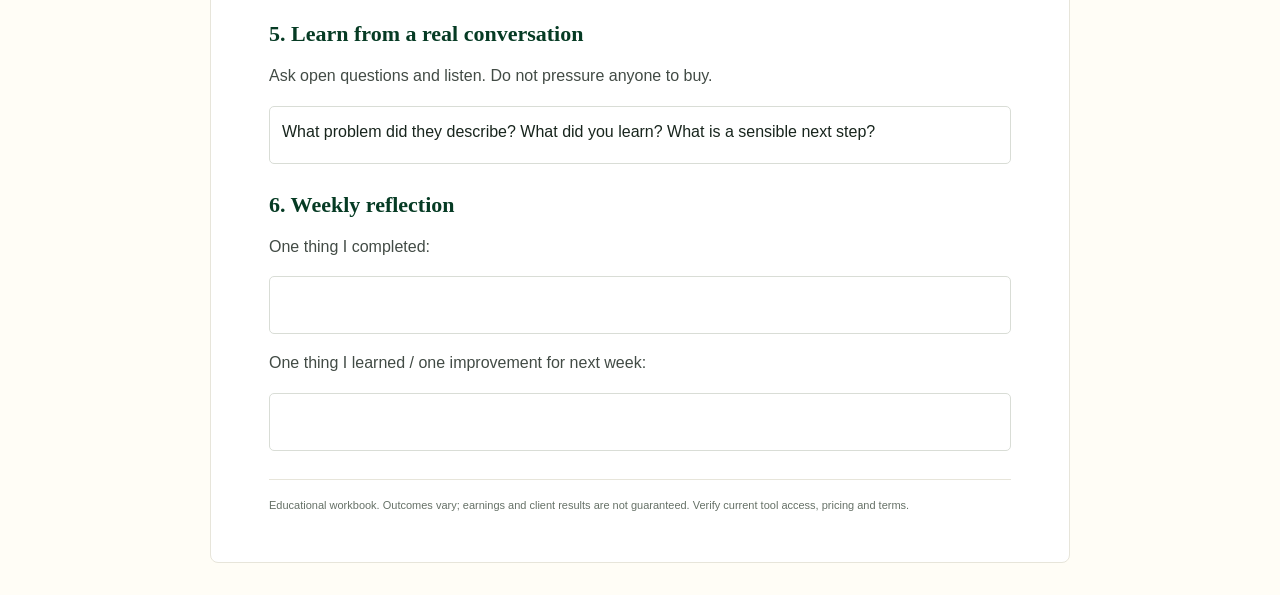
<file: resources/ai-action-workbook.html>
<!doctype html><html lang="en"><head><meta charset="utf-8"><meta name="viewport" content="width=device-width,initial-scale=1"><title>AI Action Workbook</title><style>:root{--g:#063b24;--gold:#d9a629;--cream:#fffdf6;--body:#424b45}*{box-sizing:border-box}body{margin:0;background:var(--cream);font:16px/1.65 Arial,sans-serif;color:#18251d}.sheet{max-width:860px;margin:32px auto;padding:48px 58px;background:white;border:1px solid #e7e5da;border-radius:8px}header{border-bottom:2px solid var(--gold);padding-bottom:20px;margin-bottom:28px}h1,h2{font-family:Georgia,serif;color:var(--g);line-height:1.2}h1{font-size:34px;margin:0 0 9px}h2{font-size:22px;margin:28px 0 12px}.eyebrow{color:#956b0c;font-size:11px;letter-spacing:.14em;font-weight:bold}p,li{color:var(--body)}.field{border:1px solid #d9ddd6;border-radius:5px;padding:12px;min-height:58px;margin:9px 0 16px}.prompt{background:#f7f4ea;border-left:3px solid var(--gold);padding:12px 16px;margin:14px 0}.day{padding:12px 0;border-bottom:1px solid #ecebe3;display:grid;grid-template-columns:68px 1fr 24px;gap:8px}.day strong{color:var(--g)}.btn{background:var(--g);color:white;border:0;padding:12px 18px;border-radius:4px;font-weight:bold;cursor:pointer}.muted{font-size:12px;color:#718077}.check{display:inline-block;width:17px;height:17px;border:1px solid #9ca79c;vertical-align:middle}footer{font-size:11px;color:#667167;margin-top:28px;padding-top:16px;border-top:1px solid #e7e5da}@media(max-width:600px){.sheet{margin:0;padding:28px 20px;border:0;border-radius:0}h1{font-size:28px}.day{grid-template-columns:55px 1fr 20px}}@media print{body{background:white}.sheet{max-width:none;margin:0;padding:12mm;border:0}.btn{display:none}.field{min-height:45px;break-inside:avoid}.day{break-inside:avoid}}</style></head><body><main class="sheet"><header><p class="eyebrow">THE AI SIDE HUSTLE SECRET · PRACTICE PAGES</p><h1>AI Action Workbook</h1><p>Small, practical exercises to help you choose one skill, practise it and learn from real feedback.</p><button class="btn" onclick="window.print()">Print or save as PDF</button></header><p class="prompt"><strong>Keep it realistic:</strong> this workbook helps with learning and planning. It does not promise clients or income. Do not enter private customer information in tools unless you understand the privacy terms and have permission.</p><h2>1. Choose one service to explore</h2><p>Which service in the book interests you most? What makes it worth practising?</p><div class="field" contenteditable="true">Write your notes here…</div><p>What do you already know? What will you need to learn or check?</p><div class="field" contenteditable="true">List skills, tools and questions…</div><h2>2. Practise with a clear brief</h2><p>Write a small sample-project brief. Label the work as practice; do not imply it came from a real customer.</p><p><strong>Audience and need</strong></p><div class="field" contenteditable="true"></div><p><strong>Deliverable and success criteria</strong></p><div class="field" contenteditable="true"></div><p><strong>What information or tools are needed?</strong></p><div class="field" contenteditable="true"></div><h2>3. Review your work</h2><ul><li>Does it answer the brief?</li><li>Are facts and claims checked?</li><li>Is it easy to understand and use?</li><li>Are privacy, permission and rights considered?</li><li>What would you improve next?</li></ul><div class="field" contenteditable="true">Notes…</div><h2>4. Shape a helpful service offer</h2><p>Who might benefit? What specific deliverable could you offer? What is outside the scope?</p><div class="field" contenteditable="true">Audience · deliverable · timeline · client inputs · exclusions…</div><h2>5. Learn from a real conversation</h2><p>Ask open questions and listen. Do not pressure anyone to buy.</p><div class="field" contenteditable="true">What problem did they describe? What did you learn? What is a sensible next step?</div><h2>6. Weekly reflection</h2><p>One thing I completed:</p><div class="field" contenteditable="true"></div><p>One thing I learned / one improvement for next week:</p><div class="field" contenteditable="true"></div><footer>Educational workbook. Outcomes vary; earnings and client results are not guaranteed. Verify current tool access, pricing and terms.</footer></main></body></html>
</file>
<file: styles.css>
:root{--green:#063b24;--green-dark:#052d1b;--green-mid:#0b5031;--gold:#d9a629;--gold-bright:#f5c542;--cream:#fffdf6;--cream-2:#f7f4ea;--white:#fff;--ink:#18251d;--body:#424b45;--muted:#6d776f;--line:#e5e5dd;--shadow:0 24px 70px rgba(13,36,23,.15);--serif:"Playfair Display",Georgia,serif;--sans:"DM Sans",Arial,sans-serif}
*{box-sizing:border-box}html{scroll-behavior:smooth;scroll-padding-top:92px}body{margin:0;color:var(--ink);background:var(--cream);font:16px/1.65 var(--sans);-webkit-font-smoothing:antialiased}a{color:inherit;text-decoration:none}button{font:inherit}.announcement{height:34px;background:var(--green-dark);color:#f7e4ac;text-align:center;font-size:12px;letter-spacing:.06em;padding:6px 16px}.site-header{height:76px;padding:0 max(5vw,24px);display:flex;align-items:center;justify-content:space-between;background:rgba(255,253,246,.96);border-bottom:1px solid rgba(6,59,36,.09);position:sticky;top:0;z-index:20;backdrop-filter:blur(12px)}.brand{display:flex;align-items:center;gap:11px;color:var(--green-dark);font-weight:700;font-size:12px;letter-spacing:.11em}.brand-mark{width:35px;height:35px;display:grid;place-items:center;background:var(--green);color:var(--gold-bright);border-radius:50%;font-family:var(--serif);font-size:15px;letter-spacing:0}.site-nav{display:flex;gap:34px;font-size:14px;font-weight:600;color:#39453d}.site-nav a:hover,.text-link:hover{color:var(--green-mid)}.header-cta{background:var(--green);color:white;padding:11px 18px;border-radius:5px;font-size:13px;font-weight:700}.header-cta span,.button span{margin-left:10px}.menu-toggle{display:none}.section-wrap{width:min(1160px,90vw);margin:0 auto}.hero{min-height:690px;display:grid;grid-template-columns:1.05fr .95fr;align-items:center;gap:32px;padding-top:65px;padding-bottom:70px}.hero-copy{padding:12px 0}.eyebrow{font-size:11px;letter-spacing:.18em;font-weight:700;color:var(--green-mid);margin:0 0 19px}.eyebrow-line{display:inline-block;width:28px;height:1px;background:var(--gold);vertical-align:middle;margin-right:8px}.hero h1{font-family:var(--serif);font-size:clamp(42px,5vw,67px);line-height:1.08;letter-spacing:-.035em;color:var(--green-dark);margin:0 0 22px;max-width:650px}.hero h1 em,.section-intro h2 em{color:#a9790e;font-weight:600}.hero-lede{font-size:18px;line-height:1.75;color:var(--body);max-width:570px;margin:0 0 22px}.hero-proof{display:flex;align-items:center;gap:10px;font-size:14px;font-weight:600;color:#39483d}.check-icon{background:#e6efe8;color:var(--green);border-radius:50%;width:22px;height:22px;text-align:center;line-height:22px;font-size:13px}.hero-actions{display:flex;align-items:center;gap:24px;margin-top:28px}.button{display:inline-flex;justify-content:center;align-items:center;border-radius:5px;font-size:15px;font-weight:700;padding:15px 23px;transition:transform .2s,background .2s}.button:hover{transform:translateY(-2px)}.button-gold{background:var(--gold-bright);color:#18251d;box-shadow:0 8px 22px rgba(217,166,41,.22)}.button-gold:hover{background:#f9d56d}.text-link{font-size:14px;font-weight:700;color:var(--green)}.hero-note{font-size:12px;color:var(--muted);margin:18px 0 0}.hero-art{position:relative;min-height:555px;display:grid;place-items:center}.art-glow{position:absolute;inset:7% 3% 9%;border-radius:50%;background:radial-gradient(ellipse,#e5d39b 0%,#f4efdc 42%,rgba(255,253,246,0) 72%)}.book-frame{position:relative;z-index:1;width:min(355px,69%);transform:rotate(2deg);filter:drop-shadow(15px 24px 18px rgba(17,30,21,.27));transition:transform .45s}.book-frame:hover{transform:rotate(0) translateY(-7px)}.book-frame img{display:block;width:100%;border-radius:5px}.floating-note{position:absolute;z-index:2;right:0;bottom:85px;display:flex;align-items:center;gap:12px;background:white;padding:13px 17px;border-radius:8px;box-shadow:0 10px 35px rgba(16,40,25,.13)}.note-icon{width:40px;height:40px;border-radius:50%;display:grid;place-items:center;background:var(--green);color:var(--gold-bright);font:700 18px var(--serif)}.floating-note strong,.floating-note small{display:block}.floating-note strong{font-size:13px}.floating-note small{font-size:11px;color:var(--muted)}.art-caption{position:absolute;top:40px;right:8px;color:#66715e;font-size:10px;font-weight:700;letter-spacing:.2em}.caption-dot{display:inline-block;width:7px;height:7px;background:var(--gold);border-radius:50%;margin-right:8px}.truth-band{background:var(--green);color:white}.truth-inner{max-width:1050px;margin:auto;min-height:92px;padding:20px 22px;display:flex;align-items:center;gap:19px}.truth-icon{font-size:24px;color:var(--gold-bright)}.truth-inner p{font-size:14px;line-height:1.6;margin:0;flex:1}.truth-inner p strong{color:#ffe5a2}.truth-inner>a{white-space:nowrap;color:var(--gold-bright);font-size:13px;font-weight:700}.section{padding-top:105px;padding-bottom:105px}.section-intro{max-width:620px}.section-intro h2,.inside-copy h2,.faq-layout h2,.last-cta h2,.author-inner h2{font:600 clamp(34px,4vw,48px)/1.17 var(--serif);letter-spacing:-.025em;color:var(--green-dark);margin:0 0 19px}.section-intro>p:last-child,.inside-copy>p:not(.eyebrow),.faq-layout>div>p:not(.eyebrow){font-size:16px;color:var(--body);line-height:1.75}.benefit-grid{display:grid;grid-template-columns:repeat(3,1fr);gap:20px;margin-top:48px}.benefit-card{padding:28px 27px 29px;background:white;border:1px solid #ecebe3;border-radius:8px;min-height:208px}.card-number{font:600 14px var(--serif);color:#aa7c18}.benefit-card h3{font:600 21px var(--serif);color:var(--green-dark);margin:17px 0 9px}.benefit-card p{margin:0;color:var(--body);font-size:14px;line-height:1.75}.inside-section{background:var(--green-dark);color:white;padding:94px 0 102px;position:relative;overflow:hidden}.inside-section:after{content:"";position:absolute;right:-190px;top:-270px;width:600px;height:600px;border:1px solid rgba(245,197,66,.12);border-radius:50%;box-shadow:0 0 0 60px rgba(245,197,66,.03),0 0 0 120px rgba(245,197,66,.025)}.inside-layout{display:grid;grid-template-columns:.75fr 1.25fr;gap:75px;position:relative;z-index:1}.eyebrow-light{color:var(--gold-bright)}.inside-copy h2{color:white;font-size:43px}.inside-copy>p:not(.eyebrow){color:#d5ded7;max-width:390px}.button-outline{border:1px solid rgba(245,197,66,.65);color:#ffe6a0;margin-top:16px}.button-outline:hover{background:rgba(245,197,66,.1)}.chapter-list{display:grid;grid-template-columns:1fr 1fr;column-gap:28px;align-content:center}.chapter-list div{padding:12px 0;border-bottom:1px solid rgba(255,255,255,.15);font-size:13px;color:#f4f5ef}.chapter-list span{display:inline-block;width:31px;color:var(--gold-bright);font:600 12px var(--serif)}.centered{text-align:center;margin:0 auto}.centered>p:last-child{max-width:540px;margin-left:auto;margin-right:auto}.steps-section{padding-bottom:86px}.steps-grid{display:grid;grid-template-columns:repeat(3,1fr);gap:50px;margin-top:54px}.steps-grid article{position:relative;padding-top:20px;border-top:1px solid #d7d9cf}.step-icon{display:grid;place-items:center;width:44px;height:44px;border-radius:50%;background:var(--green);color:var(--gold-bright);font:600 14px var(--serif);margin-top:-42px;margin-bottom:20px;border:5px solid var(--cream)}.steps-grid h3{font:600 21px var(--serif);color:var(--green-dark);margin:0 0 10px}.steps-grid p{font-size:14px;color:var(--body);line-height:1.8;margin:0}.fine-print{text-align:center;font-size:11px;color:var(--muted);margin:44px auto 0;max-width:700px}.author-section{background:var(--cream-2);padding:62px 0}.author-inner{display:flex;align-items:center;gap:35px;max-width:850px}.author-inner h2{font-size:32px;margin-bottom:9px}.author-inner p:last-child{margin:0;color:var(--body);font-size:14px;line-height:1.8}.author-monogram{width:105px;height:105px;flex:0 0 105px;background:var(--green);color:var(--gold-bright);border-radius:50%;display:grid;place-items:center;font:600 28px var(--serif);position:relative}.author-monogram span{position:absolute;right:13px;top:13px;font-size:13px}.offers-section{padding-top:110px;padding-bottom:105px}.offer-grid{display:grid;grid-template-columns:repeat(3,1fr);gap:18px;align-items:stretch;margin-top:48px}.loading-card{grid-column:1/-1;text-align:center;padding:50px;background:white;border-radius:8px;color:var(--muted)}.offer-card{display:flex;flex-direction:column;position:relative;background:#fff;border:1px solid #e3e3d9;border-radius:8px;padding:28px 25px 25px;box-shadow:0 5px 20px rgba(8,39,21,.035)}.offer-card.popular{border:2px solid var(--gold);box-shadow:0 17px 48px rgba(8,39,21,.1);transform:translateY(-9px)}.popular-label{position:absolute;top:-13px;left:50%;transform:translateX(-50%);background:var(--gold);color:var(--green-dark);padding:4px 15px;border-radius:20px;white-space:nowrap;font-size:10px;letter-spacing:.12em;font-weight:700}.offer-name{font-size:11px;letter-spacing:.12em;text-transform:uppercase;color:#657067;font-weight:700}.offer-card h3{font:600 23px/1.25 var(--serif);color:var(--green-dark);margin:10px 0 7px}.offer-desc{font-size:13px;color:var(--body);min-height:42px;margin:0}.offer-price{display:flex;align-items:baseline;gap:7px;padding:19px 0 14px;border-bottom:1px solid var(--line)}.offer-price strong{font:600 35px var(--serif);color:var(--green-dark)}.offer-price span{font-size:11px;color:var(--muted)}.offer-includes{padding:11px 0 22px;list-style:none;margin:0;flex:1}.offer-includes li{position:relative;padding:7px 0 7px 22px;font-size:13px;color:#3b463e;line-height:1.5}.offer-includes li:before{content:"✓";position:absolute;left:0;color:#99700f;font-weight:700}.offer-cta{width:100%;border:0;background:var(--green);color:white;cursor:pointer}.popular .offer-cta{background:var(--gold-bright);color:#19251e}.offer-cta:disabled{opacity:.5;cursor:not-allowed}.offer-foot{margin:12px 0 0;text-align:center;font-size:10px;color:var(--muted)}.payment-note{margin:26px auto 0;text-align:center;font-size:12px;color:#647067;max-width:700px}.payment-note span{margin-right:6px}.faq-section{background:var(--cream-2);padding:94px 0}.faq-layout{display:grid;grid-template-columns:.8fr 1.2fr;gap:85px}.faq-layout h2{font-size:40px}.faq-layout>div>p:not(.eyebrow){font-size:14px}.faq-list details{border-bottom:1px solid #dddcd2;padding:18px 0}.faq-list details:first-child{border-top:1px solid #dddcd2}.faq-list summary{font-size:15px;font-weight:700;color:var(--green-dark);cursor:pointer;list-style:none;display:flex;justify-content:space-between;gap:16px}.faq-list summary::-webkit-details-marker{display:none}.faq-list summary span{color:#9a7217;font-size:20px;line-height:1}.faq-list details[open] summary span{transform:rotate(45deg)}.faq-list details p{font-size:13px;line-height:1.75;color:var(--body);max-width:650px;margin:12px 0 2px}.last-cta{background:var(--green);text-align:center;color:white;padding:80px 0 87px}.last-cta h2{color:white;font-size:48px;margin-bottom:14px}.last-cta p:not(.eyebrow){color:#dce5dc;max-width:500px;margin:0 auto 23px;font-size:15px}.site-footer{min-height:98px;padding:24px max(5vw,24px);display:flex;align-items:center;justify-content:space-between;gap:20px;background:#042516;color:#d3d9d4}.brand-footer{color:white}.brand-footer .brand-mark{background:#164831}.site-footer p,.site-footer>a:last-child{font-size:11px;color:#c3cbc3}.mobile-buy{display:none}.toast{position:fixed;z-index:50;left:50%;bottom:25px;transform:translate(-50%,20px);padding:12px 18px;border-radius:6px;background:var(--green-dark);color:white;box-shadow:var(--shadow);font-size:13px;opacity:0;pointer-events:none;transition:.2s}.toast.show{opacity:1;transform:translate(-50%,0)}
@media(max-width:900px){.site-nav{gap:18px}.hero{min-height:620px}.hero h1{font-size:54px}.inside-layout{gap:40px}.chapter-list{column-gap:16px}.faq-layout{gap:48px}.offer-card{padding-left:19px;padding-right:19px}}
@media(max-width:700px){html{scroll-padding-top:72px}.announcement{height:auto;min-height:32px;font-size:10px;padding:7px}.site-header{height:64px;padding:0 5vw}.brand{font-size:10px;letter-spacing:.07em}.brand-mark{width:31px;height:31px}.header-cta{display:none}.menu-toggle{display:flex;width:39px;height:39px;border:1px solid var(--line);background:white;border-radius:5px;align-items:center;justify-content:center;flex-direction:column;gap:5px}.menu-toggle span{width:16px;height:1.5px;background:var(--green)}.site-nav{display:none;position:absolute;left:0;right:0;top:64px;padding:10px 5vw 18px;background:var(--cream);border-bottom:1px solid var(--line);flex-direction:column;gap:0}.site-nav.open{display:flex}.site-nav a{padding:12px 0}.hero{grid-template-columns:1fr;gap:5px;padding-top:48px;padding-bottom:42px;min-height:0}.hero h1{font-size:clamp(41px,11vw,58px)}.hero-lede{font-size:16px}.hero-actions{align-items:flex-start;flex-direction:column;gap:16px}.hero-art{min-height:440px;order:-1}.book-frame{width:min(270px,60%)}.floating-note{right:0;bottom:56px;padding:10px 12px}.art-caption{top:13px;right:7px}.truth-inner{align-items:flex-start;flex-wrap:wrap;gap:10px 13px;padding:19px 5vw}.truth-inner p{flex-basis:calc(100% - 42px);font-size:13px}.truth-inner>a{margin-left:39px}.section{padding-top:75px;padding-bottom:75px}.section-intro h2,.inside-copy h2,.faq-layout h2{font-size:36px}.benefit-grid{grid-template-columns:1fr;gap:12px;margin-top:33px}.benefit-card{min-height:0;padding:23px}.benefit-card h3{margin-top:11px}.inside-section{padding:74px 0}.inside-layout{grid-template-columns:1fr;gap:33px}.inside-copy h2{font-size:38px}.chapter-list{grid-template-columns:1fr}.chapter-list div{padding:10px 0}.steps-grid{grid-template-columns:1fr;gap:39px;margin-top:45px}.steps-grid article{margin-left:9px}.fine-print{margin-top:36px}.author-inner{align-items:flex-start;gap:20px}.author-monogram{width:68px;height:68px;flex-basis:68px;font-size:20px}.author-monogram span{right:7px;top:6px;font-size:10px}.author-section{padding:42px 0}.author-inner h2{font-size:27px}.offers-section{padding-top:75px;padding-bottom:80px}.offer-grid{grid-template-columns:1fr;gap:22px;margin-top:43px}.offer-card.popular{transform:none;margin-top:7px}.offer-card{padding:25px}.offer-desc{min-height:0}.faq-section{padding:74px 0}.faq-layout{grid-template-columns:1fr;gap:22px}.last-cta{padding:68px 0 76px}.last-cta h2{font-size:42px}.site-footer{padding:27px 5vw 86px;align-items:flex-start;flex-direction:column;gap:12px}.site-footer p{margin:0}.mobile-buy{position:fixed;z-index:19;bottom:0;left:0;right:0;display:flex;align-items:center;justify-content:space-between;padding:10px 5vw calc(10px + env(safe-area-inset-bottom));background:rgba(255,253,246,.97);border-top:1px solid var(--line);box-shadow:0 -8px 24px rgba(11,36,22,.08);backdrop-filter:blur(10px);font-size:12px}.mobile-buy strong{font-size:15px;color:var(--green-dark)}.mobile-buy a{background:var(--green);color:white;border-radius:4px;padding:10px 14px;font-weight:700}.mobile-buy a span{margin-left:5px}}
@media(prefers-reduced-motion:reduce){*,*::before,*::after{scroll-behavior:auto!important;transition:none!important}}

.who-layout{display:grid;grid-template-columns:.9fr 1.1fr;gap:55px;align-items:center}.who-list{display:grid;grid-template-columns:1fr 1fr;gap:12px}.who-list span{background:#fff;border:1px solid #e9e8df;border-radius:6px;padding:15px 16px;font-size:14px;font-weight:600;color:var(--green-dark)}.proof-placeholder{background:#fff;padding:58px 0;border-top:1px solid var(--line);border-bottom:1px solid var(--line)}.proof-placeholder h2{font:600 32px var(--serif);color:var(--green-dark);margin:0 0 10px}.proof-placeholder p:last-child{max-width:640px;color:var(--body);font-size:14px;margin:0}@media(max-width:700px){.who-layout{grid-template-columns:1fr;gap:20px}.who-list{grid-template-columns:1fr 1fr;gap:8px}.who-list span{font-size:12px;padding:12px}.proof-placeholder{padding:42px 0}.proof-placeholder h2{font-size:28px}}

/* Genuine reader feedback gallery */
.proof-section{background:var(--cream-2);padding:78px 0 82px;border-top:1px solid var(--line);border-bottom:1px solid var(--line)}
.proof-heading{display:flex;align-items:end;justify-content:space-between;gap:24px;margin-bottom:28px}
.proof-heading h2{font:600 clamp(32px,4vw,43px)/1.15 var(--serif);color:var(--green-dark);margin:0 0 9px;letter-spacing:-.025em}
.proof-heading p:not(.eyebrow){margin:0;color:var(--body);font-size:14px}
.proof-heading .text-link{white-space:nowrap;margin-bottom:5px}
.proof-gallery{display:grid;grid-template-columns:repeat(4,minmax(0,1fr));gap:15px;align-items:start}
.proof-card{margin:0;overflow:hidden;background:white;border:1px solid #e5e5dd;border-radius:8px;box-shadow:0 10px 25px rgba(7,40,22,.07)}
.proof-card img{display:block;width:100%;aspect-ratio:9/14.2;object-fit:contain;background:#101a1e}
.proof-card figcaption{padding:14px 15px 16px;display:flex;flex-direction:column;gap:5px}
.proof-card figcaption strong{font-size:13px;color:var(--green-dark)}
.proof-card figcaption span{font-size:12px;line-height:1.55;color:var(--body)}
.proof-footnote{margin:16px 0 0;color:var(--muted);font-size:11px}
@media(max-width:800px){.proof-gallery{grid-template-columns:repeat(2,minmax(0,1fr));gap:13px}}
@media(max-width:520px){.proof-section{padding:61px 0 65px}.proof-heading{align-items:flex-start;flex-direction:column;gap:12px}.proof-gallery{display:flex;overflow-x:auto;scroll-snap-type:x mandatory;gap:12px;margin-right:-5vw;padding:0 5vw 12px 0;scrollbar-width:thin}.proof-card{flex:0 0 75vw;scroll-snap-align:start}.proof-card img{aspect-ratio:9/14.2}}

/* A calm, automatic product reveal: tilt, lift and a warm glow. */
.book-frame{transform-origin:50% 55%;animation:bookFloatTilt 7s ease-in-out infinite;will-change:transform,filter}
.book-frame:hover{animation:bookHover .45s ease-out forwards}
.art-glow{animation:softGoldGlow 6s ease-in-out infinite}
@keyframes bookFloatTilt{0%,100%{transform:perspective(1100px) translateY(0) rotateZ(2deg) rotateY(-1deg);filter:drop-shadow(15px 24px 18px rgba(17,30,21,.27))}50%{transform:perspective(1100px) translateY(-9px) rotateZ(-1.5deg) rotateY(1.5deg);filter:drop-shadow(20px 31px 23px rgba(17,30,21,.24))}}
@keyframes bookHover{to{transform:perspective(1100px) translateY(-8px) rotateZ(0) rotateY(0);filter:drop-shadow(20px 30px 22px rgba(17,30,21,.25))}}
@keyframes softGoldGlow{0%,100%{opacity:.68;transform:scale(.97)}50%{opacity:1;transform:scale(1.04)}}
@media(prefers-reduced-motion:reduce){.book-frame,.art-glow{animation:none!important;will-change:auto}.book-frame{transform:rotate(1deg)}}

/* Subtle motion system across the funnel */
.scroll-progress{position:fixed;z-index:60;top:0;left:0;right:0;height:3px;pointer-events:none;background:transparent}
.scroll-progress span{display:block;width:100%;height:100%;background:linear-gradient(90deg,var(--gold),var(--gold-bright));transform:scaleX(0);transform-origin:left center}
.motion-ready [data-reveal]{opacity:0;transform:translateY(22px);transition:opacity .68s ease,transform .68s cubic-bezier(.2,.7,.2,1);transition-delay:var(--reveal-delay,0ms)}
.motion-ready [data-reveal].is-visible{opacity:1;transform:translateY(0)}
.benefit-card,.proof-card,.offer-card{transition:transform .3s ease,box-shadow .3s ease,border-color .3s ease}
.benefit-card:hover,.proof-card:hover,.offer-card:hover{transform:translateY(-5px);box-shadow:0 17px 38px rgba(7,40,22,.12);border-color:rgba(217,166,41,.65)}
.chapter-list div{transition:color .2s ease,transform .2s ease}.chapter-list div:hover{color:#ffe6a0;transform:translateX(3px)}
.site-nav a{transition:color .2s ease}.button{transition:transform .22s ease,box-shadow .22s ease,background .22s ease}.button:hover{box-shadow:0 10px 24px rgba(6,59,36,.16)}
.proof-card img{transition:transform .45s ease}.proof-card:hover img{transform:scale(1.025)}
.hero-actions .button-gold,.popular .offer-cta,.last-cta .button-gold{animation:ctaWarmth 4.8s ease-in-out infinite}
@keyframes ctaWarmth{0%,82%,100%{box-shadow:0 8px 22px rgba(217,166,41,.18)}90%{box-shadow:0 10px 30px rgba(217,166,41,.36)}}
@media(prefers-reduced-motion:reduce){.motion-ready [data-reveal]{opacity:1;transform:none;transition:none}.benefit-card,.proof-card,.offer-card,.chapter-list div,.site-nav a,.button,.proof-card img,.hero-actions .button-gold,.popular .offer-cta,.last-cta .button-gold{transition:none;animation:none}.scroll-progress{display:none}}

/* Auto-sliding proof carousel, with room for touch swipes and keyboard control. */
.proof-gallery{display:flex;gap:16px;overflow-x:auto;overflow-y:hidden;scroll-snap-type:x mandatory;scroll-behavior:smooth;scrollbar-width:none;padding:2px 2px 12px}
.proof-gallery::-webkit-scrollbar{display:none}
.proof-card{flex:0 0 calc((100% - 16px)/2);scroll-snap-align:start}
.proof-controls{display:flex;align-items:center;justify-content:center;gap:18px;margin-top:5px}
.proof-control{border:1px solid #cfd7ce;background:#fff;color:var(--green);border-radius:5px;padding:9px 13px;font:600 12px var(--sans);cursor:pointer;transition:background .2s ease,border-color .2s ease,transform .2s ease}
.proof-control:hover{background:#eef2ea;border-color:var(--gold);transform:translateY(-1px)}
.proof-position{font-size:12px;color:var(--muted);font-variant-numeric:tabular-nums;min-width:48px;text-align:center}
@media(max-width:800px){.proof-card{flex-basis:calc((100% - 16px)/2)}}
@media(max-width:520px){.proof-gallery{margin-right:-5vw;padding-right:5vw}.proof-card{flex:0 0 78vw}}
@media(prefers-reduced-motion:reduce){.proof-gallery{scroll-behavior:auto}.proof-control{transition:none}}
.problem-close{max-width:780px;margin:28px auto 0;padding:18px 22px;border-left:3px solid var(--gold);background:#fff;color:var(--green-dark);font-size:16px;line-height:1.7}
@media(max-width:700px){.problem-close{font-size:14px;margin-top:21px;padding:14px 16px}}
</file>
